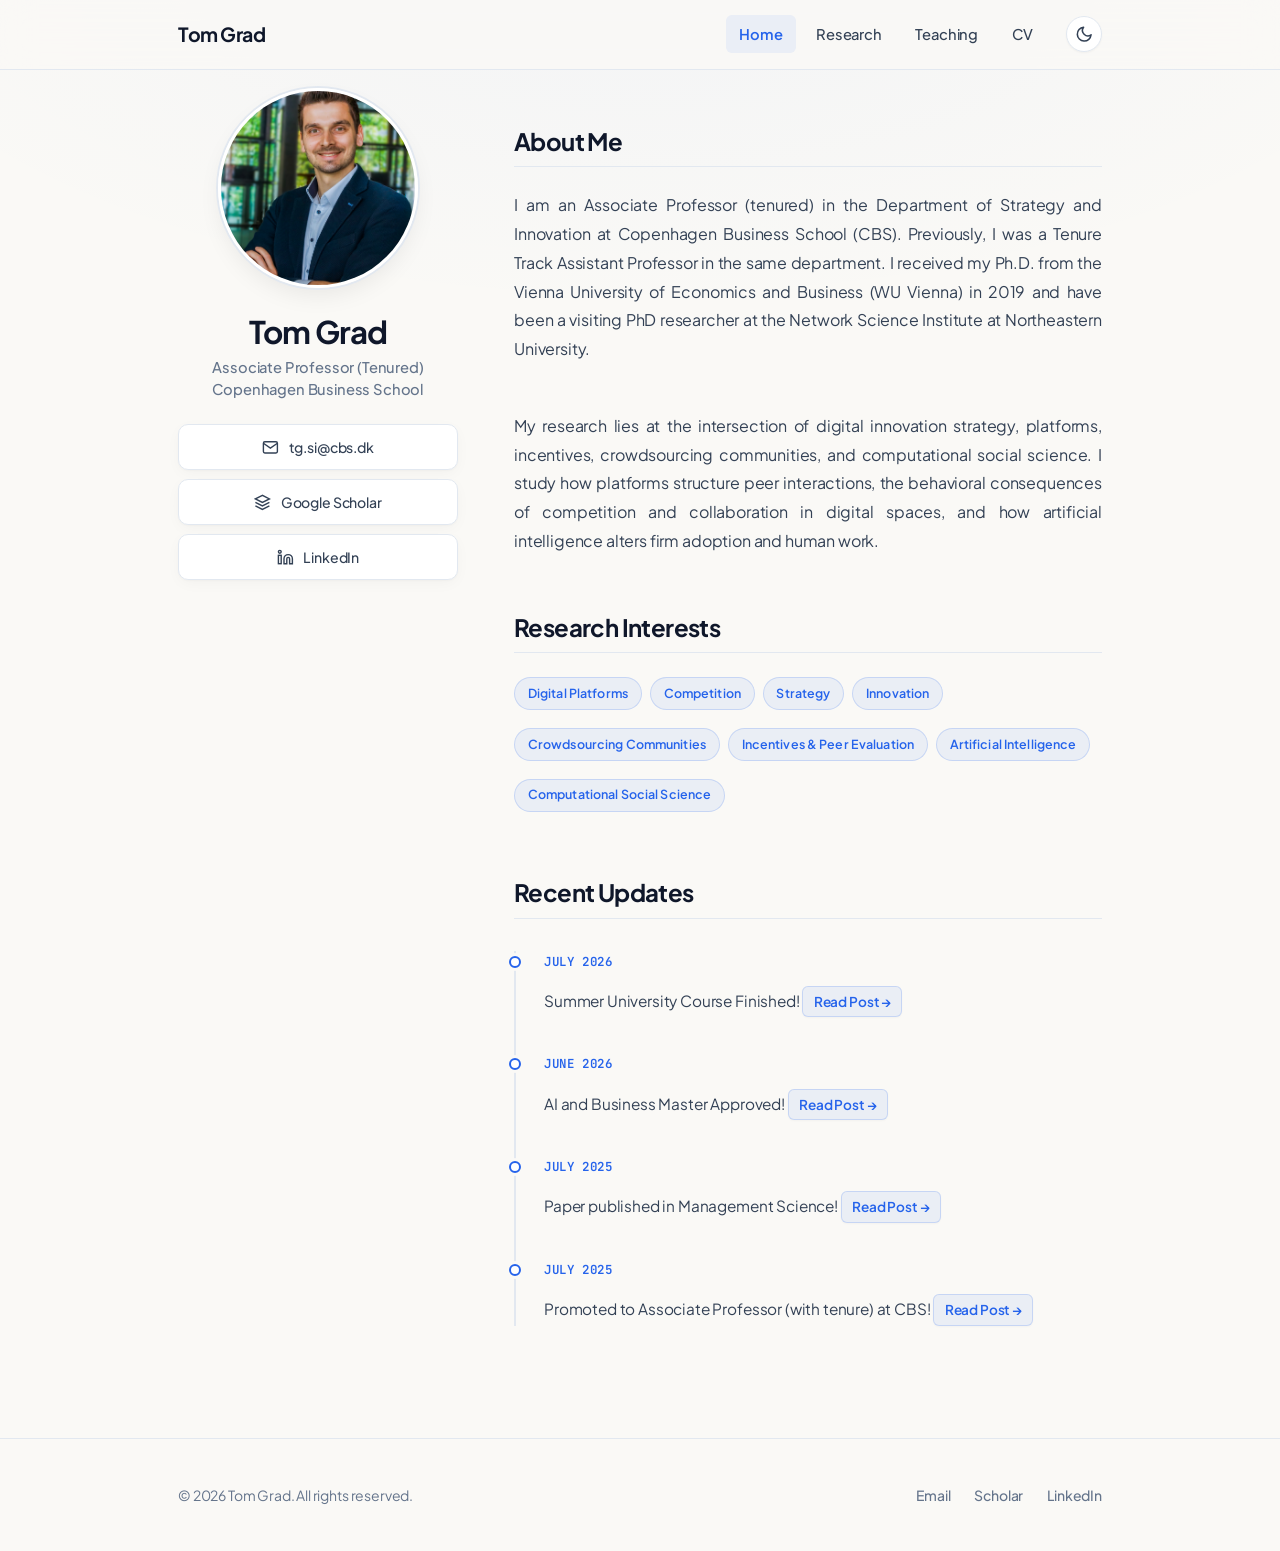
<file: index.html>
<!DOCTYPE html>
<html lang="en">
<head>
    <meta charset="UTF-8">
    <meta name="viewport" content="width=device-width, initial-scale=1.0">
    
    <script async src="https://www.googletagmanager.com/gtag/js?id=UA-118998741-1"></script>
    
    <script>
    window.dataLayer = window.dataLayer || [];
    function gtag(){dataLayer.push(arguments);}
    gtag('js', new Date());
    gtag('config', 'UA-118998741-1');
    </script>
    
    <title>Tom Grad | Associate Professor at Copenhagen Business School</title>
    <meta name="description" content="Academic website of Tom Grad, Associate Professor of Strategy and Innovation at Copenhagen Business School. Researching digital innovation strategy, platforms, and computational social science.">
    <link rel="stylesheet" href="css/modern.css">
</head>
<body>
    <!-- Header -->
    <header>
        <div class="container header-container">
            <a href="index.html" class="logo-link">
                <span class="logo-text">Tom Grad</span>
            </a>
            <div class="nav-controls">
                <nav>
                    <a href="index.html" class="nav-link active">Home</a>
                    <a href="research.html" class="nav-link">Research</a>
                    <a href="teaching.html" class="nav-link">Teaching</a>
                    <a href="cv.html" class="nav-link">CV</a>
                </nav>
                <button id="theme-toggle" class="theme-toggle-btn" aria-label="Toggle dark mode">
                    <!-- Icon loaded by JS -->
                </button>
            </div>
        </div>
    </header>

    <!-- Main Content -->
    <main class="container fade-in">
        <div class="profile-section">
            <!-- Left Sidebar -->
            <aside class="profile-sidebar">
                <div class="avatar-wrapper">
                    <img src="Images/tom_grad.jpg" alt="Tom Grad Headshot" class="avatar-img">
                </div>
                <h1 class="profile-name">Tom Grad</h1>
                <p class="profile-title">Associate Professor (Tenured)<br>Copenhagen Business School</p>
                
                <ul class="contact-list">
                    <li class="contact-item">
                        <a href="mailto:tg.si@cbs.dk">
                            <svg viewBox="0 0 24 24"><path d="M4 4h16c1.1 0 2 .9 2 2v12c0 1.1-.9 2-2 2H4c-1.1 0-2-.9-2-2V6c0-1.1.9-2 2-2z"></path><polyline points="22,6 12,13 2,6"></polyline></svg>
                            tg.si@cbs.dk
                        </a>
                    </li>
                    <li class="contact-item">
                        <a href="https://scholar.google.de/citations?user=Qfl6yzkAAAAJ&hl=en" target="_blank" rel="noopener">
                            <svg viewBox="0 0 24 24"><path d="M12 2L2 7l10 5 10-5-10-5z"></path><path d="M2 17l10 5 10-5"></path><path d="M2 12l10 5 10-5"></path></svg>
                            Google Scholar
                        </a>
                    </li>
                    <li class="contact-item">
                        <a href="https://www.linkedin.com/in/tom-grad/" target="_blank" rel="noopener">
                            <svg viewBox="0 0 24 24"><path d="M16 8a6 6 0 0 1 6 6v7h-4v-7a2 2 0 0 0-2-2 2 2 0 0 0-2 2v7h-4v-7a6 6 0 0 1 6-6z"></path><rect x="2" y="9" width="4" height="12"></rect><circle cx="4" cy="4" r="2"></circle></svg>
                            LinkedIn
                        </a>
                    </li>
                </ul>
            </aside>

            <!-- Right Main Profile -->
            <section class="profile-main">
                <h2>About Me</h2>
                <p style="font-size: 1.0rem; color: var(--text-secondary); margin-bottom: 3rem; max-width: 900px; line-height: 1.8; text-align: justify;">
                    I am an Associate Professor (tenured) in the Department of Strategy and Innovation at Copenhagen Business School (CBS). 
                    Previously, I was a Tenure Track Assistant Professor in the same department. I received my Ph.D. from the Vienna University of Economics and Business (WU Vienna) in 2019 and have been a visiting PhD researcher at the Network Science Institute at Northeastern University.
                </p>
                <p style="font-size: 1.0rem; color: var(--text-secondary); margin-bottom: 3rem; max-width: 900px; line-height: 1.8; text-align: justify;">
                    My research lies at the intersection of digital innovation strategy, platforms, incentives, crowdsourcing communities, and computational social science. 
                    I study how platforms structure peer interactions, the behavioral consequences of competition and collaboration in digital spaces, and how artificial intelligence alters firm adoption and human work.
                </p>

                <h2>Research Interests</h2>
                <div style="display: flex; flex-wrap: wrap; gap: 0.5rem; margin-bottom: 2rem;">
                    <span class="pub-tag">Digital Platforms</span>
                    <span class="pub-tag">Competition</span>
                    <span class="pub-tag">Strategy</span>
                    <span class="pub-tag">Innovation</span>
                    <span class="pub-tag">Crowdsourcing Communities</span>
                    <span class="pub-tag">Incentives & Peer Evaluation</span>
                    <span class="pub-tag">Artificial Intelligence</span>
                    <span class="pub-tag">Computational Social Science</span>
                </div>

                
                <h2>Recent Updates</h2>
                <div class="timeline">
                    
                    <div class="timeline-item">
                        <div class="timeline-date">July 2026</div>
                        <div class="timeline-content">
                            Summer University Course Finished! 
                            <a href="blog/SummerUniversity2026.html" class="pub-link-btn" style="margin-top: 0.5rem; display: inline-flex;">Read Post →</a>
                        </div>
                    </div>
                    
                    <div class="timeline-item">
                        <div class="timeline-date">June 2026</div>
                        <div class="timeline-content">
                            AI and Business Master Approved! 
                            <a href="blog/AIMaster.html" class="pub-link-btn" style="margin-top: 0.5rem; display: inline-flex;">Read Post →</a>
                        </div>
                    </div>
                    
                    
                    <div class="timeline-item">
                        <div class="timeline-date">July 2025</div>
                        <div class="timeline-content">
                            Paper published in Management Science! 
                            <a href="blog/RivalryPaper.html" class="pub-link-btn" style="margin-top: 0.5rem; display: inline-flex;">Read Post →</a>
                        </div>
                    </div>
                    
                    <div class="timeline-item">
                        <div class="timeline-date">July 2025</div>
                        <div class="timeline-content">
                            Promoted to Associate Professor (with tenure) at CBS! 
                            <a href="blog/Promotion.html" class="pub-link-btn" style="margin-top: 0.5rem; display: inline-flex;">Read Post →</a>
                        </div>
                    </div>
                    
                </div>
                
                
            </section>
        </div>
    </main>

    <!-- Footer -->
    <footer>
        <div class="container footer-container">
            <div>
                © 2026 Tom Grad. All rights reserved.
            </div>
            <div class="footer-links">
                <a href="mailto:tg.si@cbs.dk" class="footer-link">Email</a>
                <a href="https://scholar.google.de/citations?user=Qfl6yzkAAAAJ&hl=en" target="_blank" rel="noopener" class="footer-link">Scholar</a>
                <a href="https://www.linkedin.com/in/tom-grad/" target="_blank" rel="noopener" class="footer-link">LinkedIn</a>
            </div>
        </div>
    </footer>

    <script src="js/main.js"></script>
</body>
</html>
</file>
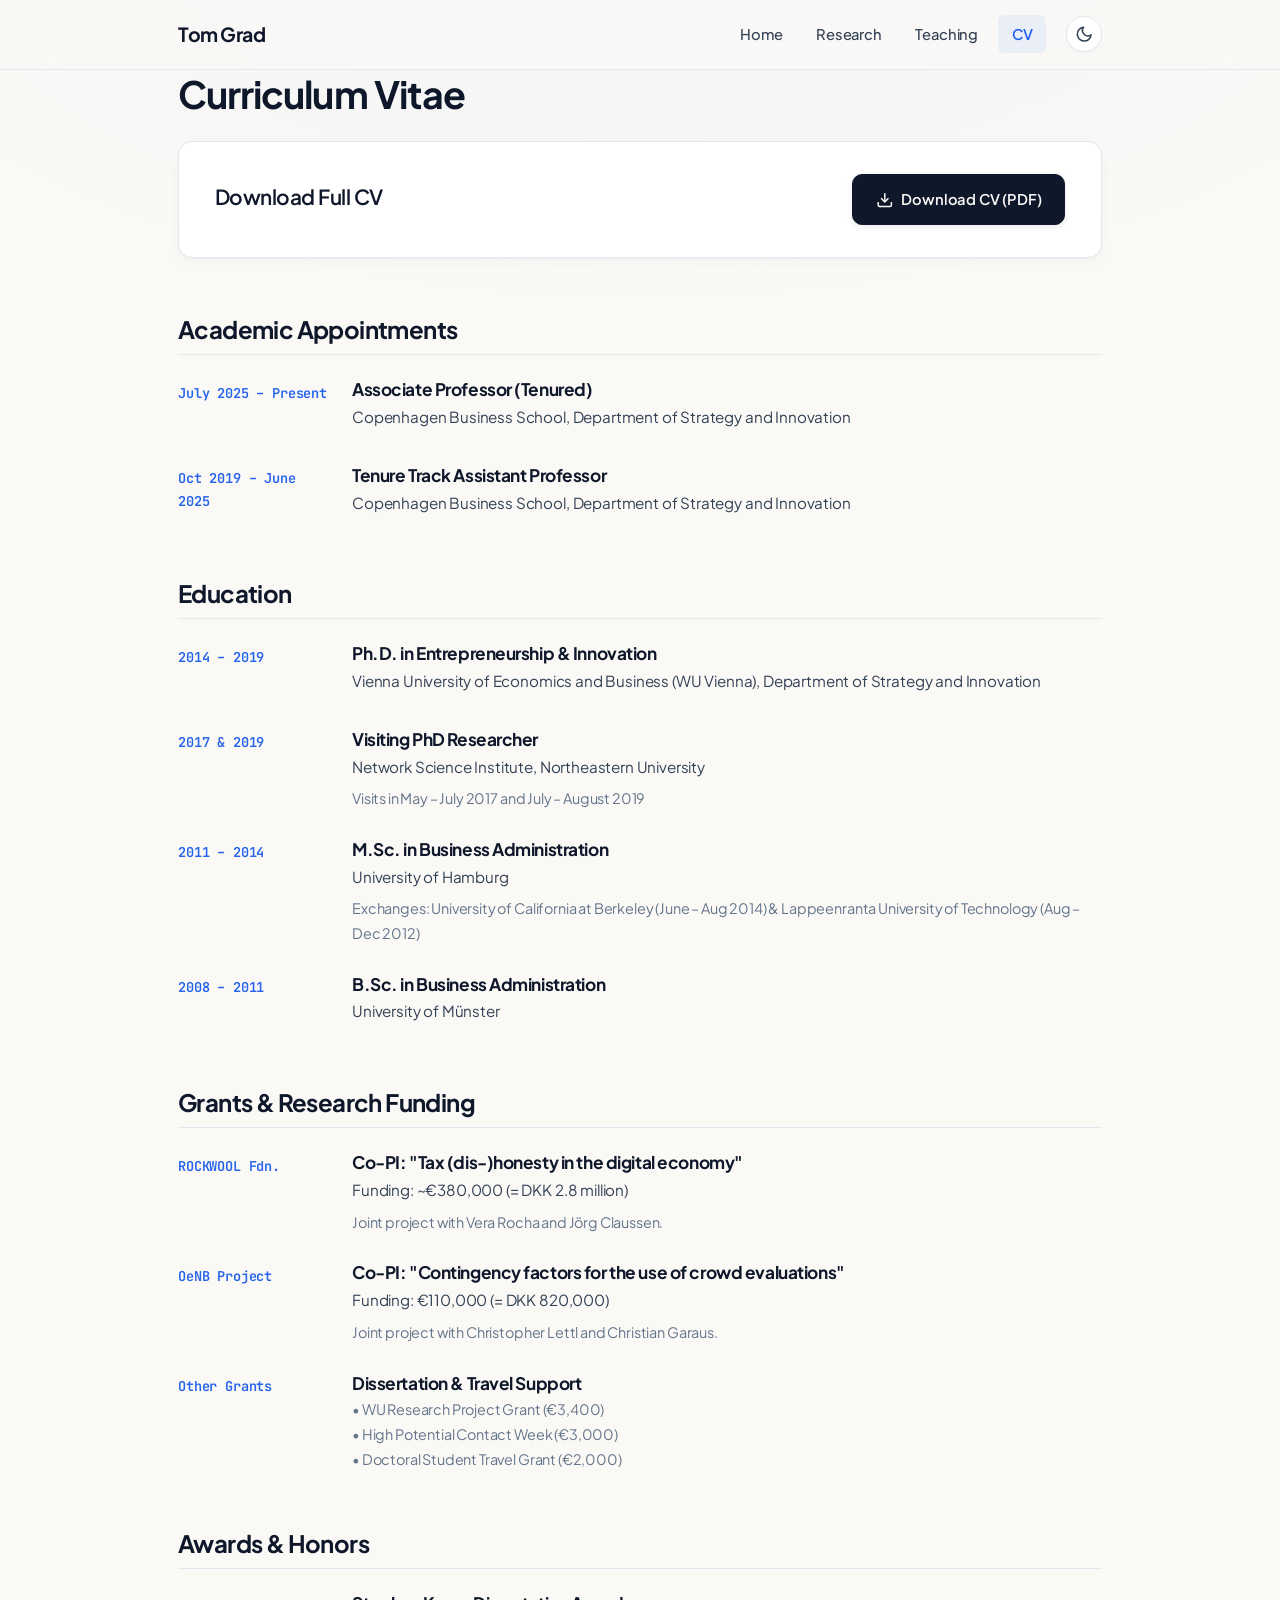
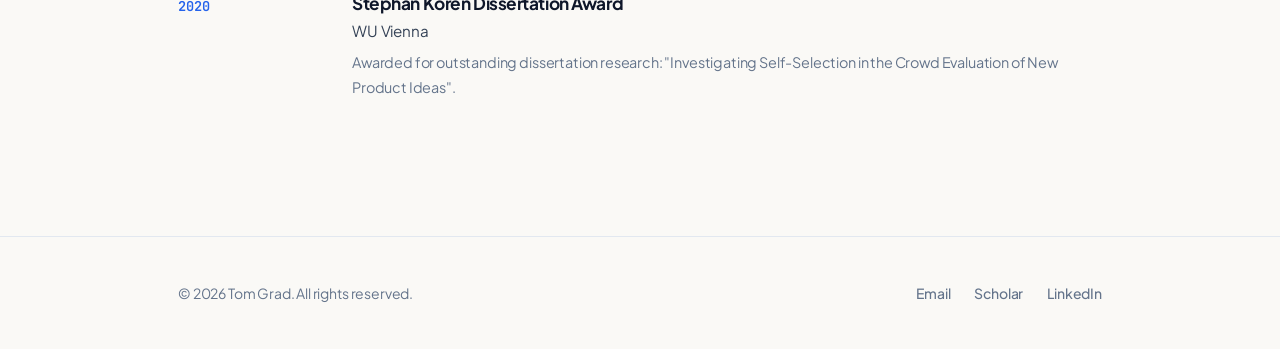
<file: cv.html>
<!DOCTYPE html>
<html lang="en">
<head>
    <meta charset="UTF-8">
    <meta name="viewport" content="width=device-width, initial-scale=1.0">

    <script async src="https://www.googletagmanager.com/gtag/js?id=UA-118998741-1"></script>
    
    <script>
    window.dataLayer = window.dataLayer || [];
    function gtag(){dataLayer.push(arguments);}
    gtag('js', new Date());
    gtag('config', 'UA-118998741-1');
    </script>
    
    <title>Curriculum Vitae | Tom Grad</title>
    <meta name="description" content="Academic Curriculum Vitae of Tom Grad. Research positions, education history, grants, awards, and academic services.">
    <link rel="stylesheet" href="css/modern.css">
</head>
<body>
    <!-- Header -->
    <header>
        <div class="container header-container">
            <a href="index.html" class="logo-link">
                <span class="logo-text">Tom Grad</span>
            </a>
            <div class="nav-controls">
                <nav>
                    <a href="index.html" class="nav-link">Home</a>
                    <a href="research.html" class="nav-link">Research</a>
                    <a href="teaching.html" class="nav-link">Teaching</a>
                    <a href="cv.html" class="nav-link active">CV</a>
                </nav>
                <button id="theme-toggle" class="theme-toggle-btn" aria-label="Toggle dark mode">
                    <!-- Icon loaded by JS -->
                </button>
            </div>
        </div>
    </header>

    <!-- Main Content -->
    <main class="container fade-in">
        <h1>Curriculum Vitae</h1>
        
        <!-- CV Download Action -->
        <div class="cv-download-section">
            <div class="cv-download-text">
                <h3>Download Full CV</h3>
            </div>
            <div>
                <a href="Docs/CV.pdf" class="btn-primary" download>
                    <svg viewBox="0 0 24 24"><path d="M21 15v4a2 2 0 0 1-2 2H5a2 2 0 0 1-2-2v-4"></path><polyline points="7 10 12 15 17 10"></polyline><line x1="12" y1="15" x2="12" y2="3"></line></svg>
                    Download CV (PDF)
                </a>
            </div>
        </div>

        <!-- Section: Appointments -->
        <section class="cv-section">
            <h2>Academic Appointments</h2>
            <ul class="cv-list">
                <li class="cv-item">
                    <div class="cv-date">July 2025 – Present</div>
                    <div class="cv-detail">
                        <h4>Associate Professor (Tenured)</h4>
                        <div class="cv-institution">Copenhagen Business School, Department of Strategy and Innovation</div>
                    </div>
                </li>
                <li class="cv-item">
                    <div class="cv-date">Oct 2019 – June 2025</div>
                    <div class="cv-detail">
                        <h4>Tenure Track Assistant Professor</h4>
                        <div class="cv-institution">Copenhagen Business School, Department of Strategy and Innovation</div>
                    </div>
                </li>
            </ul>
        </section>

        <!-- Section: Education -->
        <section class="cv-section">
            <h2>Education</h2>
            <ul class="cv-list">
                <li class="cv-item">
                    <div class="cv-date">2014 – 2019</div>
                    <div class="cv-detail">
                        <h4>Ph.D. in Entrepreneurship & Innovation</h4>
                        <div class="cv-institution">Vienna University of Economics and Business (WU Vienna), Department of Strategy and Innovation</div>
                    </div>
                </li>
                <li class="cv-item">
                    <div class="cv-date">2017 & 2019</div>
                    <div class="cv-detail">
                        <h4>Visiting PhD Researcher</h4>
                        <div class="cv-institution">Network Science Institute, Northeastern University</div>
                        <div class="cv-desc">Visits in May – July 2017 and July – August 2019</div>
                    </div>
                </li>
                <li class="cv-item">
                    <div class="cv-date">2011 – 2014</div>
                    <div class="cv-detail">
                        <h4>M.Sc. in Business Administration</h4>
                        <div class="cv-institution">University of Hamburg</div>
                        <div class="cv-desc">Exchanges: University of California at Berkeley (June – Aug 2014) & Lappeenranta University of Technology (Aug – Dec 2012)</div>
                    </div>
                </li>
                <li class="cv-item">
                    <div class="cv-date">2008 – 2011</div>
                    <div class="cv-detail">
                        <h4>B.Sc. in Business Administration</h4>
                        <div class="cv-institution">University of Münster</div>
                    </div>
                </li>
            </ul>
        </section>

        <!-- Section: Grants & Funding -->
        <section class="cv-section">
            <h2>Grants & Research Funding</h2>
            <ul class="cv-list">
                <li class="cv-item">
                    <div class="cv-date">ROCKWOOL Fdn.</div>
                    <div class="cv-detail">
                        <h4>Co-PI: "Tax (dis-)honesty in the digital economy"</h4>
                        <div class="cv-institution">Funding: ~€380,000 (= DKK 2.8 million)</div>
                        <div class="cv-desc">Joint project with Vera Rocha and Jörg Claussen.</div>
                    </div>
                </li>
                <li class="cv-item">
                    <div class="cv-date">OeNB Project</div>
                    <div class="cv-detail">
                        <h4>Co-PI: "Contingency factors for the use of crowd evaluations"</h4>
                        <div class="cv-institution">Funding: €110,000 (= DKK 820,000)</div>
                        <div class="cv-desc">Joint project with Christopher Lettl and Christian Garaus.</div>
                    </div>
                </li>
                <li class="cv-item">
                    <div class="cv-date">Other Grants</div>
                    <div class="cv-detail">
                        <h4>Dissertation & Travel Support</h4>
                        <div class="cv-desc">
                            • WU Research Project Grant (€3,400)<br>
                            • High Potential Contact Week (€3,000)<br>
                            • Doctoral Student Travel Grant (€2,000)
                        </div>
                    </div>
                </li>
            </ul>
        </section>

        <!-- Section: Awards -->
        <section class="cv-section">
            <h2>Awards & Honors</h2>
            <ul class="cv-list">
                <li class="cv-item">
                    <div class="cv-date">2020</div>
                    <div class="cv-detail">
                        <h4>Stephan Koren Dissertation Award</h4>
                        <div class="cv-institution">WU Vienna</div>
                        <div class="cv-desc">Awarded for outstanding dissertation research: "Investigating Self-Selection in the Crowd Evaluation of New Product Ideas".</div>
                    </div>
                </li>
            </ul>
        </section>
    </main>

    <!-- Footer -->
    <footer>
        <div class="container footer-container">
            <div>
                © 2026 Tom Grad. All rights reserved.
            </div>
            <div class="footer-links">
                <a href="mailto:tg.si@cbs.dk" class="footer-link">Email</a>
                <a href="https://scholar.google.de/citations?user=Qfl6yzkAAAAJ&hl=en" target="_blank" rel="noopener" class="footer-link">Scholar</a>
                <a href="https://www.linkedin.com/in/tom-grad/" target="_blank" rel="noopener" class="footer-link">LinkedIn</a>
            </div>
        </div>
    </footer>

    <script src="js/main.js"></script>
</body>
</html>
</file>
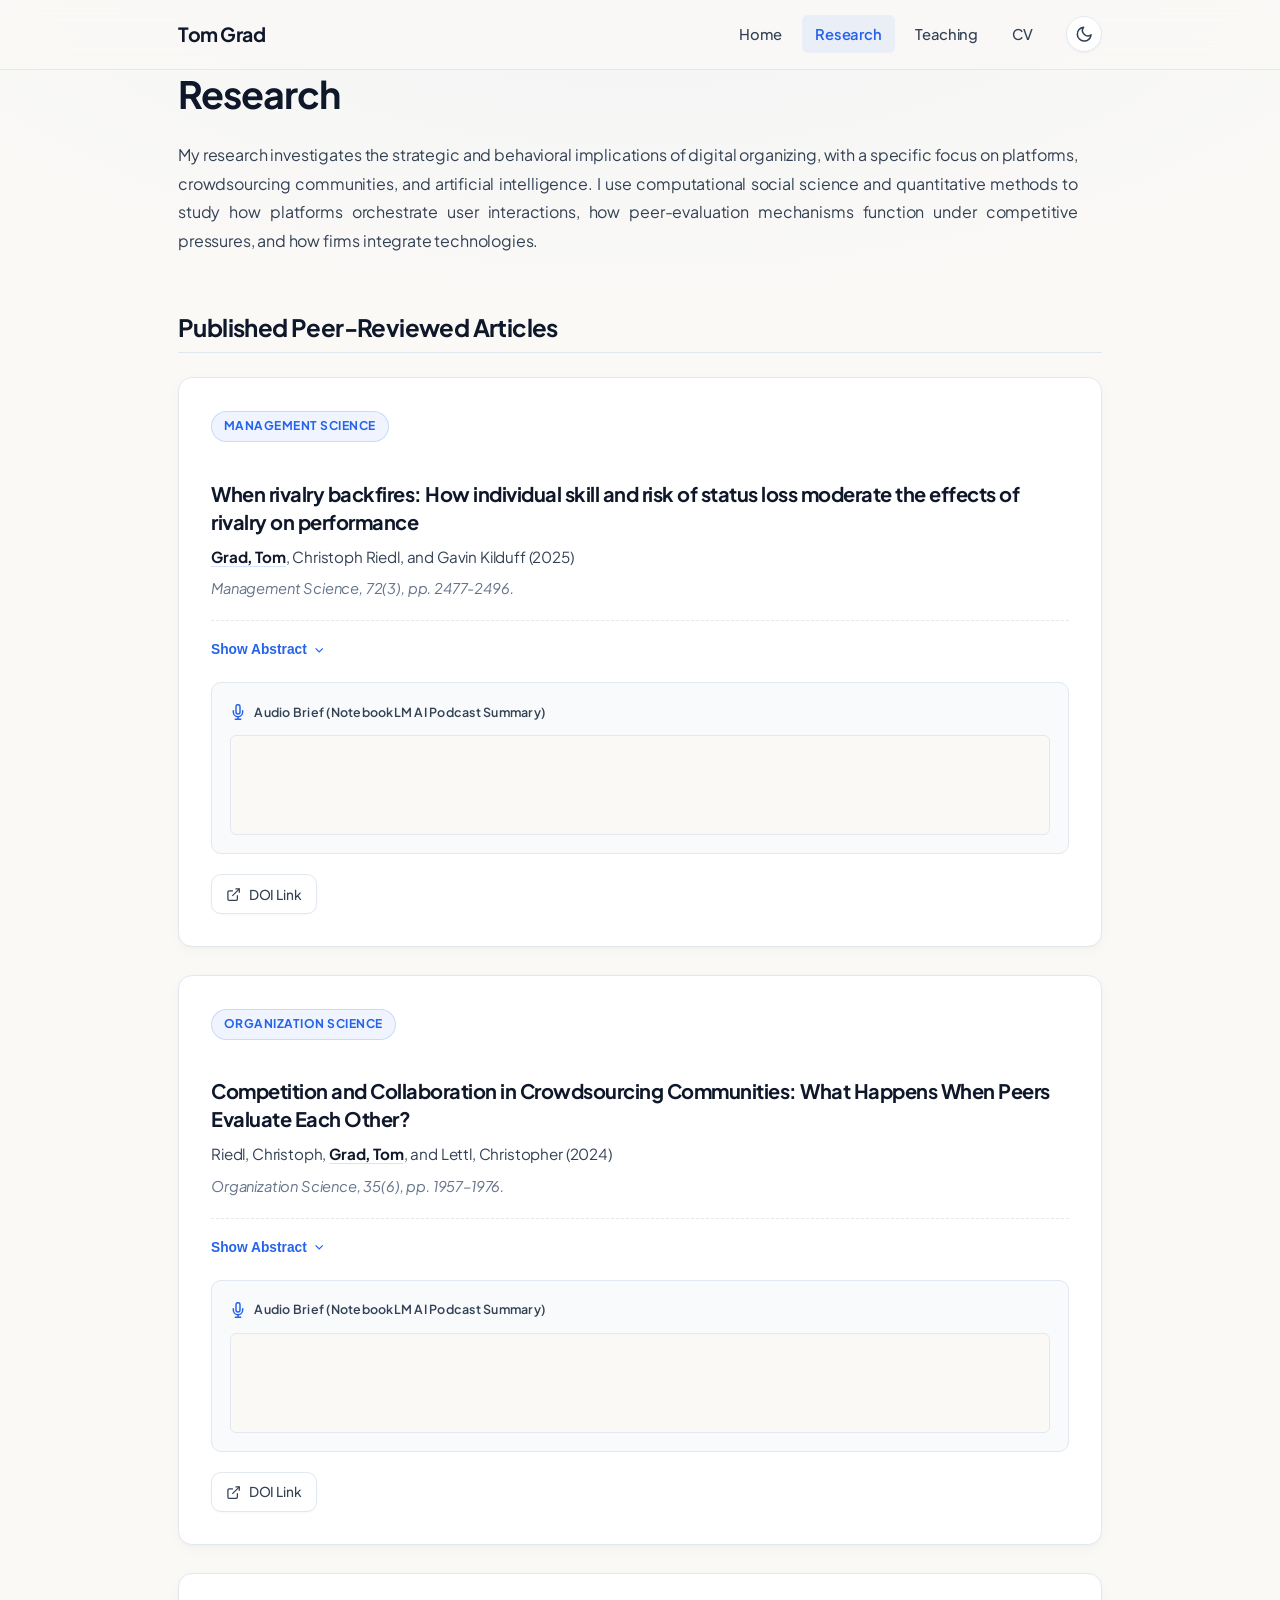
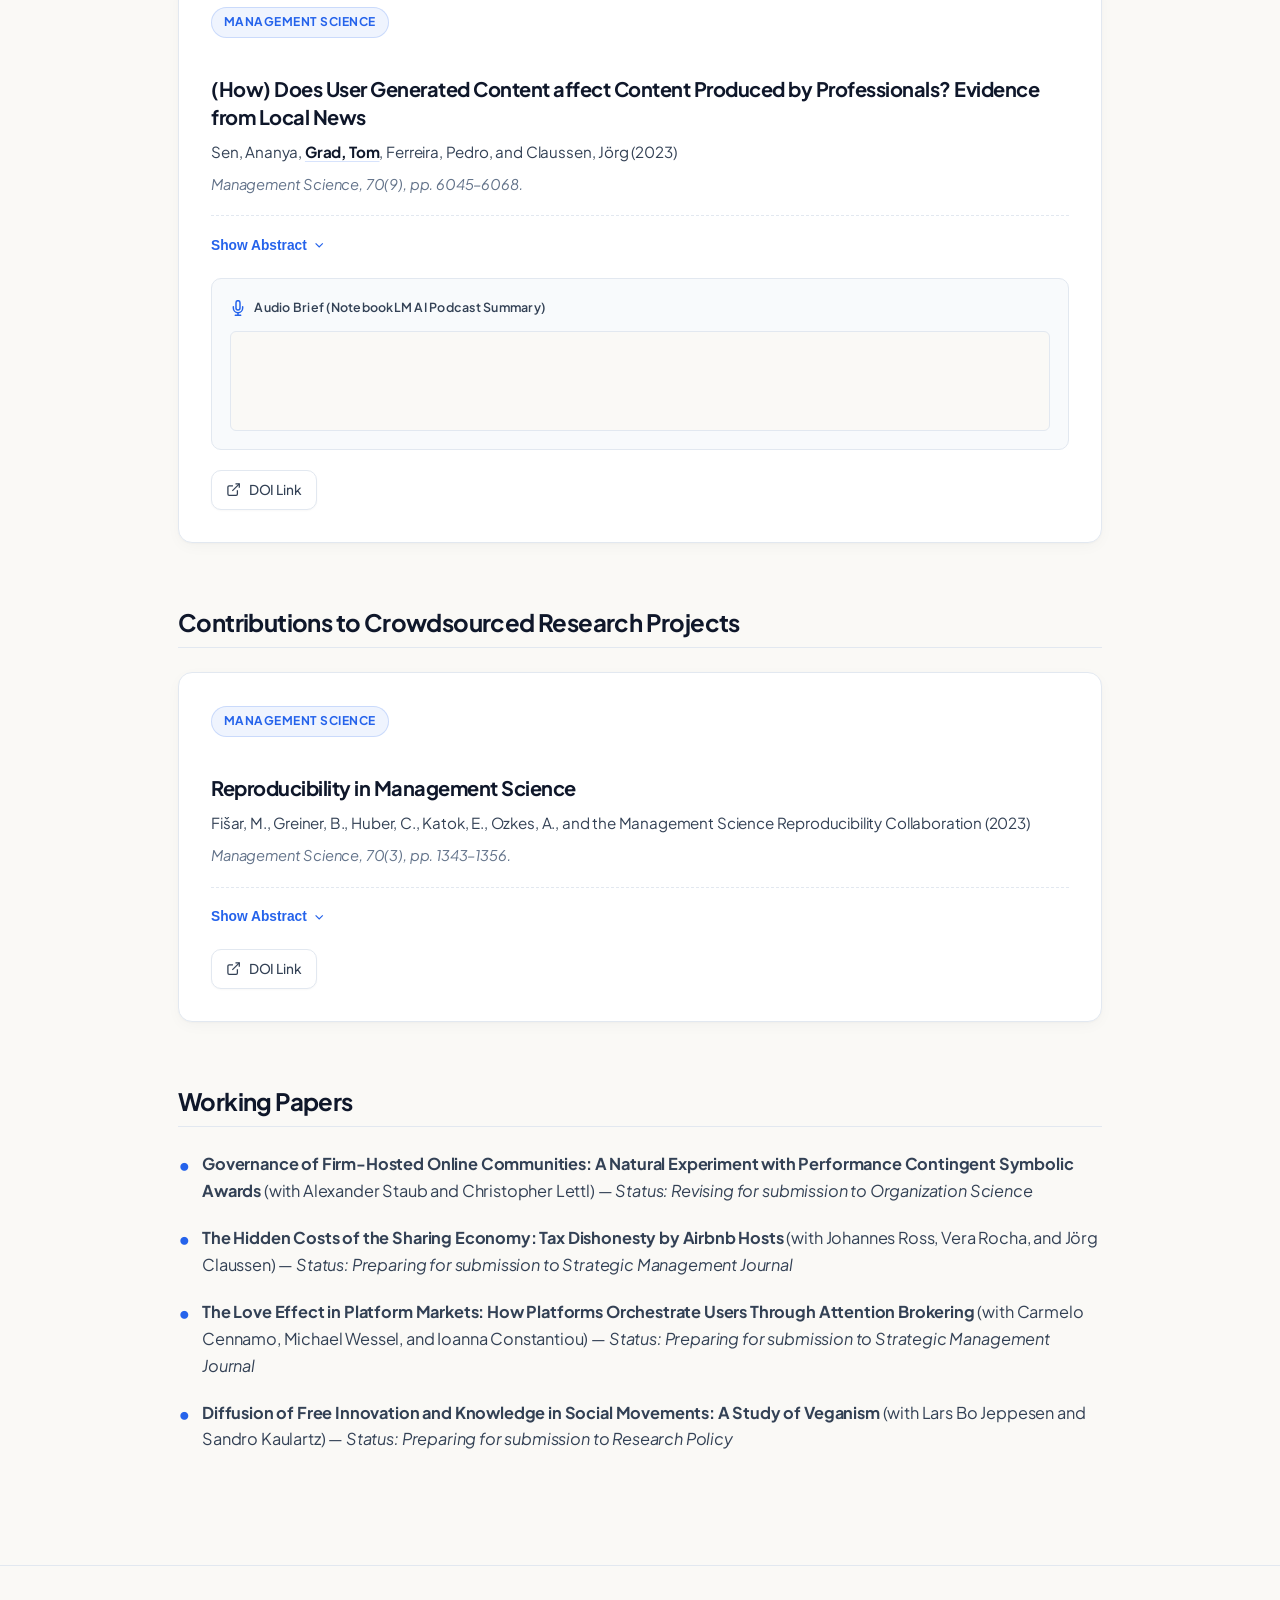
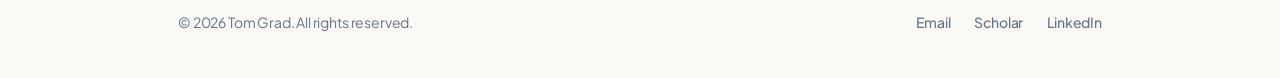
<file: research.html>
<!DOCTYPE html>
<html lang="en">
<head>
    <meta charset="UTF-8">
    <meta name="viewport" content="width=device-width, initial-scale=1.0">

    <script async src="https://www.googletagmanager.com/gtag/js?id=UA-118998741-1"></script>
    
    <script>
    window.dataLayer = window.dataLayer || [];
    function gtag(){dataLayer.push(arguments);}
    gtag('js', new Date());
    gtag('config', 'UA-118998741-1');
    </script>
    
    <title>Research | Tom Grad</title>
    <meta name="description" content="Published articles and working papers of Tom Grad on platform strategy, digital innovation, and peer evaluation.">
    <link rel="stylesheet" href="css/modern.css">
</head>
<body>
    <!-- Header -->
    <header>
        <div class="container header-container">
            <a href="index.html" class="logo-link">
                <span class="logo-text">Tom Grad</span>
            </a>
            <div class="nav-controls">
                <nav>
                    <a href="index.html" class="nav-link">Home</a>
                    <a href="research.html" class="nav-link active">Research</a>
                    <a href="teaching.html" class="nav-link">Teaching</a>
                    <a href="cv.html" class="nav-link">CV</a>
                </nav>
                <button id="theme-toggle" class="theme-toggle-btn" aria-label="Toggle dark mode">
                    <!-- Icon loaded by JS -->
                </button>
            </div>
        </div>
    </header>

    <!-- Main Content -->
    <main class="container fade-in">
        <h1>Research</h1>
        
        <p style="font-size: 1.0rem; color: var(--text-secondary); margin-bottom: 3rem; max-width: 900px; line-height: 1.8; text-align: justify;">
            My research investigates the strategic and behavioral implications of digital organizing, with a specific focus on platforms, crowdsourcing communities, and artificial intelligence. I use computational social science and quantitative methods to study how platforms orchestrate user interactions, how peer-evaluation mechanisms function under competitive pressures, and how firms integrate technologies.
        </p>

        <!-- Section: Peer-Reviewed Publications -->
        <section style="margin-bottom: 4rem;">
            <h2>Published Peer-Reviewed Articles</h2>
            
            <div class="pub-list">
                <!-- Pub 1 -->
                <article class="pub-card">
                    <span class="pub-tag">Management Science</span>
                    <h3 class="pub-title">When rivalry backfires: How individual skill and risk of status loss moderate the effects of rivalry on performance</h3>
                    <p class="pub-authors"><span class="author-self">Grad, Tom</span>, Christoph Riedl, and Gavin Kilduff (2025)</p>
                    <p class="pub-venue">Management Science, 72(3), pp. 2477-2496. </p>
                    
                    <div class="abstract-container">
                        <button class="abstract-toggle" data-target="abs-rivalry" aria-expanded="false">
                            Show Abstract
                            <svg xmlns="http://www.w3.org/2000/svg" viewBox="0 0 24 24"><polyline points="6 9 12 15 18 9"></polyline></svg>
                        </button>
                        <div id="abs-rivalry" class="abstract-text">
                            Existing rivalry research finds that people try harder and perform better when competing against their rivals. However, are there conditions under which rivalry can harm performance? We integrate rivalry theory with regulatory fit theory to propose two moderators of rivalry: individual skill and situational risk for status change. We test our predictions using data from software programming contests involving more than 4.6 million competitive encounters across 16,846 software developers (“coders”) to examine the causal effects of rivalry and the conditions under which it may backfire. We find that, on average, coders who are randomly assigned to compete against a field of competitors with whom they share a rivalrous history exhibit higher performance, above and beyond other established drivers of performance in competition. Importantly, however, this positive effect of rivalry is moderated by (1) coders’ skill level, such that rivalry is more beneficial for more skilled coders and is harmful for less skilled coders, and (2) coders’ risk of experiencing a status change, such that coders who face a possible status loss exhibit decreased performance when competing against rivals. Thus, we extend research on rivalry by revealing the conditions under which it can harm performance, which is vital to understanding its role in organizations.
                        </div>
                    </div>

                    <div class="audio-brief-card">
                        <div class="audio-brief-header">
                            <svg class="audio-brief-icon" viewBox="0 0 24 24"><path d="M12 1a3 3 0 0 0-3 3v8a3 3 0 0 0 6 0V4a3 3 0 0 0-3-3z"></path><path d="M19 10v2a7 7 0 0 1-14 0v-2"></path><line x1="12" y1="19" x2="12" y2="23"></line><line x1="8" y1="23" x2="16" y2="23"></line></svg>
                            <span>Audio Brief (NotebookLM AI Podcast Summary)</span>
                        </div>
                        <div class="audio-brief-player">
                            <iframe width="100%" height="100" scrolling="no" frameborder="no" allow="autoplay; encrypted-media" src="https://w.soundcloud.com/player/?url=https%3A//api.soundcloud.com/tracks/soundcloud%253Atracks%253A2356206203&color=%23ff5500&auto_play=false&hide_related=false&show_comments=true&show_user=true&show_reposts=false&show_teaser=true&visual=true"></iframe>
                        </div>
                    </div>

                    <div class="pub-links">
                        <a href="https://doi.org/10.1287/mnsc.2023.00344" target="_blank" rel="noopener" class="pub-link-btn">
                            <svg viewBox="0 0 24 24"><path d="M18 13v6a2 2 0 0 1-2 2H5a2 2 0 0 1-2-2V8a2 2 0 0 1 2-2h6"></path><polyline points="15 3 21 3 21 9"></polyline><line x1="10" y1="14" x2="21" y2="3"></line></svg>
                            DOI Link
                        </a>
                    </div>
                        
                    
                </article>

                <!-- Pub 2 -->
                <article class="pub-card">
                    <span class="pub-tag">Organization Science</span>
                    <h3 class="pub-title">Competition and Collaboration in Crowdsourcing Communities: What Happens When Peers Evaluate Each Other?</h3>
                    <p class="pub-authors">Riedl, Christoph, <span class="author-self">Grad, Tom</span>, and Lettl, Christopher (2024)</p>
                    <p class="pub-venue">Organization Science, 35(6), pp. 1957–1976.</p>
                    
                    <div class="abstract-container">
                        <button class="abstract-toggle" data-target="abs-crowd" aria-expanded="false">
                            Show Abstract
                            <svg xmlns="http://www.w3.org/2000/svg" viewBox="0 0 24 24"><polyline points="6 9 12 15 18 9"></polyline></svg>
                        </button>
                        <div id="abs-crowd" class="abstract-text">
                            Crowdsourcing has evolved as an organizational approach to distributed problem solving and innovation. As contests are embedded in online communities and evaluation rights are assigned to the crowd, community members face a tension: They find themselves exposed to both competitive motives to win the contest prize and collaborative participation motives in the community. The competitive motive suggests they may evaluate rivals strategically according to their self-interest, the collaborative motive suggests they may evaluate their peers truthfully according to mutual interest. Using field data from Threadless on 38 million peer evaluations of more than 150,000 submissions across 75,000 individuals over 10 years and two natural experiments to rule out alternative explanations, we answer the question of how community members resolve this tension. We show that as their skill level increases, they become increasingly competitive and shift from using self-promotion to sabotaging their closest competitors. However, we also find signs of collaborative behavior when high-skilled members show leniency toward those community members who do not directly threaten their chance of winning. We explain how the individual-level use of strategic evaluations translates into important organizational-level outcomes by affecting the community structure through individuals’ long-term participation. Although low-skill targets of sabotage are less likely to participate in future contests, high-skill targets are more likely. This suggests a feedback loop between competitive evaluation behavior and future participation. These findings have important implications for the literature on crowdsourcing design, and the evolution and sustainability of crowdsourcing communities.
                        </div>
                    </div>

                    <div class="audio-brief-card">
                        <div class="audio-brief-header">
                            <svg class="audio-brief-icon" viewBox="0 0 24 24"><path d="M12 1a3 3 0 0 0-3 3v8a3 3 0 0 0 6 0V4a3 3 0 0 0-3-3z"></path><path d="M19 10v2a7 7 0 0 1-14 0v-2"></path><line x1="12" y1="19" x2="12" y2="23"></line><line x1="8" y1="23" x2="16" y2="23"></line></svg>
                            <span>Audio Brief (NotebookLM AI Podcast Summary)</span>
                        </div>
                        <div class="audio-brief-player">
                            <iframe width="100%" height="100" scrolling="no" frameborder="no" allow="autoplay; encrypted-media" src="https://w.soundcloud.com/player/?url=https%3A//api.soundcloud.com/tracks/soundcloud%253Atracks%253A2356207934&color=%23ff5500&auto_play=false&hide_related=false&show_comments=true&show_user=true&show_reposts=false&show_teaser=true&visual=true"></iframe>
                        </div>
                    </div>

                    <div class="pub-links">
                        <a href="https://doi.org/10.1287/orsc.2021.15163" target="_blank" rel="noopener" class="pub-link-btn">
                            <svg viewBox="0 0 24 24"><path d="M18 13v6a2 2 0 0 1-2 2H5a2 2 0 0 1-2-2V8a2 2 0 0 1 2-2h6"></path><polyline points="15 3 21 3 21 9"></polyline><line x1="10" y1="14" x2="21" y2="3"></line></svg>
                            DOI Link
                        </a>
                    </div>
                </article>

                <!-- Pub 3 -->
                <article class="pub-card">
                    <span class="pub-tag">Management Science</span>
                    <h3 class="pub-title">(How) Does User Generated Content affect Content Produced by Professionals? Evidence from Local News</h3>
                    <p class="pub-authors">Sen, Ananya, <span class="author-self">Grad, Tom</span>, Ferreira, Pedro, and Claussen, Jörg (2023)</p>
                    <p class="pub-venue">Management Science, 70(9), pp. 6045–6068.</p>
                    
                    <div class="abstract-container">
                        <button class="abstract-toggle" data-target="abs-ugc" aria-expanded="false">
                            Show Abstract
                            <svg xmlns="http://www.w3.org/2000/svg" viewBox="0 0 24 24"><polyline points="6 9 12 15 18 9"></polyline></svg>
                        </button>
                        <div id="abs-ugc" class="abstract-text">
                            Many platforms host user-generated content (UGC) and content developed by professionals side by side. However, thus far, their impact on platform ecosystems has been mostly studied in isolation. In this paper, we use data from a network of 122 local news outlets hosted by an online news platform to study the spillover effects from UGC developed by citizen journalists to the content developed by professional journalists. We use the removal of a status index associated with citizen journalists as an exogenous shock to their supply of UGC to identify these spillover effects. We find that experienced citizen journalists reduce their production of content when this status index is removed. We then find that inexperienced professional journalists increase their output in response to this behavior. However, as a result of these changes, we find a reduction in the overall content hosted by the platform, especially in the case of local news and in more isolated regions. We further show that this is likely to have detrimental effects for the platform. In particular, there is a decline in overall viewership, and the platform may need to hire and pay salaries to more professional journalists to produce enough articles to close the gap left by the departing citizen journalists. Our work contributes to the literature on UGC and online platforms and to the literature on local news.
                        </div>
                    </div>

                    <div class="audio-brief-card">
                        <div class="audio-brief-header">
                            <svg class="audio-brief-icon" viewBox="0 0 24 24"><path d="M12 1a3 3 0 0 0-3 3v8a3 3 0 0 0 6 0V4a3 3 0 0 0-3-3z"></path><path d="M19 10v2a7 7 0 0 1-14 0v-2"></path><line x1="12" y1="19" x2="12" y2="23"></line><line x1="8" y1="23" x2="16" y2="23"></line></svg>
                            <span>Audio Brief (NotebookLM AI Podcast Summary)</span>
                        </div>
                        <div class="audio-brief-player">
                            <iframe width="100%" height="100" scrolling="no" frameborder="no" allow="autoplay; encrypted-media" src="https://w.soundcloud.com/player/?url=https%3A//api.soundcloud.com/tracks/soundcloud%253Atracks%253A2356210130&color=%23ff5500&auto_play=false&hide_related=false&show_comments=true&show_user=true&show_reposts=false&show_teaser=true&visual=true"></iframe>
                        </div>
                    </div>

                    <div class="pub-links">
                        <a href="https://doi.org/10.1287/mnsc.2023.4962" target="_blank" rel="noopener" class="pub-link-btn">
                            <svg viewBox="0 0 24 24"><path d="M18 13v6a2 2 0 0 1-2 2H5a2 2 0 0 1-2-2V8a2 2 0 0 1 2-2h6"></path><polyline points="15 3 21 3 21 9"></polyline><line x1="10" y1="14" x2="21" y2="3"></line></svg>
                            DOI Link
                        </a>
                    </div>
                </article>
            </div>
        </section>



        <!-- Section: Contributions to Crowdsourced Research Projects -->
        <section style="margin-bottom: 4rem;">
            <h2>Contributions to Crowdsourced Research Projects</h2>
            
            <div class="pub-list">
                <article class="pub-card">
                    <span class="pub-tag">Management Science</span>
                    <h3 class="pub-title">Reproducibility in Management Science</h3>
                    <p class="pub-authors">Fišar, M., Greiner, B., Huber, C., Katok, E., Ozkes, A., and the Management Science Reproducibility Collaboration (2023)</p>
                    <p class="pub-venue">Management Science, 70(3), pp. 1343–1356.</p>
                    
                    <div class="abstract-container">
                        <button class="abstract-toggle" data-target="abs-reprod" aria-expanded="false">
                            Show Abstract
                            <svg xmlns="http://www.w3.org/2000/svg" viewBox="0 0 24 24"><polyline points="6 9 12 15 18 9"></polyline></svg>
                        </button>
                        <div id="abs-reprod" class="abstract-text">
                            With the help of more than 700 reviewers, we assess the reproducibility of nearly 500 articles published in the journal Management Science before and after the introduction of a new Data and Code Disclosure policy in 2019. When considering only articles for which data accessibility and hardware and software requirements were not an obstacle for reviewers, the results of more than 95% of articles under the new disclosure policy could be fully or largely computationally reproduced. However, for 29% of articles, at least part of the data set was not accessible to the reviewer. Considering all articles in our sample reduces the share of reproduced articles to 68%. These figures represent a significant increase compared with the period before the introduction of the disclosure policy, where only 12% of articles voluntarily provided replication materials, of which 55% could be (largely) reproduced. Substantial heterogeneity in reproducibility rates across different fields is mainly driven by differences in data set accessibility. Other reasons for unsuccessful reproduction attempts include missing code, unresolvable code errors, weak or missing documentation, and software and hardware requirements and code complexity. Our findings highlight the importance of journal code and data disclosure policies and suggest potential avenues for enhancing their effectiveness.
                        </div>
                    </div>

                    <div class="pub-links">
                        <a href="https://doi.org/10.1287/mnsc.2023.03556" target="_blank" rel="noopener" class="pub-link-btn">
                            <svg viewBox="0 0 24 24"><path d="M18 13v6a2 2 0 0 1-2 2H5a2 2 0 0 1-2-2V8a2 2 0 0 1 2-2h6"></path><polyline points="15 3 21 3 21 9"></polyline><line x1="10" y1="14" x2="21" y2="3"></line></svg>
                            DOI Link
                        </a>
                        
                    </div>
                </article>
            </div>
        </section>


        <!-- Section: Working Papers -->
        <section style="margin-bottom: 2rem;">
            <h2>Working Papers</h2>
            <ul class="research-list">
                <li class="research-list-item">
                    <strong>Governance of Firm-Hosted Online Communities: A Natural Experiment with Performance Contingent Symbolic Awards</strong> (with Alexander Staub and Christopher Lettl) &mdash; <em>Status: Revising for submission to Organization Science </em>
                </li>
                <li class="research-list-item">
                    <strong>The Hidden Costs of the Sharing Economy: Tax Dishonesty by Airbnb Hosts</strong> (with Johannes Ross, Vera Rocha, and Jörg Claussen) &mdash; <em>Status: Preparing for submission to Strategic Management Journal</em>
                </li>
                <li class="research-list-item">
                    <strong>The Love Effect in Platform Markets: How Platforms Orchestrate Users Through Attention Brokering</strong> (with Carmelo Cennamo, Michael Wessel, and Ioanna Constantiou) &mdash; <em>Status: Preparing for submission to Strategic Management Journal</em>
                </li>
                <li class="research-list-item">
                    <strong>Diffusion of Free Innovation and Knowledge in Social Movements: A Study of Veganism</strong> (with Lars Bo Jeppesen and Sandro Kaulartz) &mdash; <em>Status: Preparing for submission to Research Policy</em>
                </li>
            </ul>
        </section>

    </main>

    <!-- Footer -->
    <footer>
        <div class="container footer-container">
            <div>
                © 2026 Tom Grad. All rights reserved.
            </div>
            <div class="footer-links">
                <a href="mailto:tg.si@cbs.dk" class="footer-link">Email</a>
                <a href="https://scholar.google.de/citations?user=Qfl6yzkAAAAJ&hl=en" target="_blank" rel="noopener" class="footer-link">Scholar</a>
                <a href="https://www.linkedin.com/in/tom-grad/" target="_blank" rel="noopener" class="footer-link">LinkedIn</a>
            </div>
        </div>
    </footer>

    <script src="js/main.js"></script>
</body>
</html>
</file>
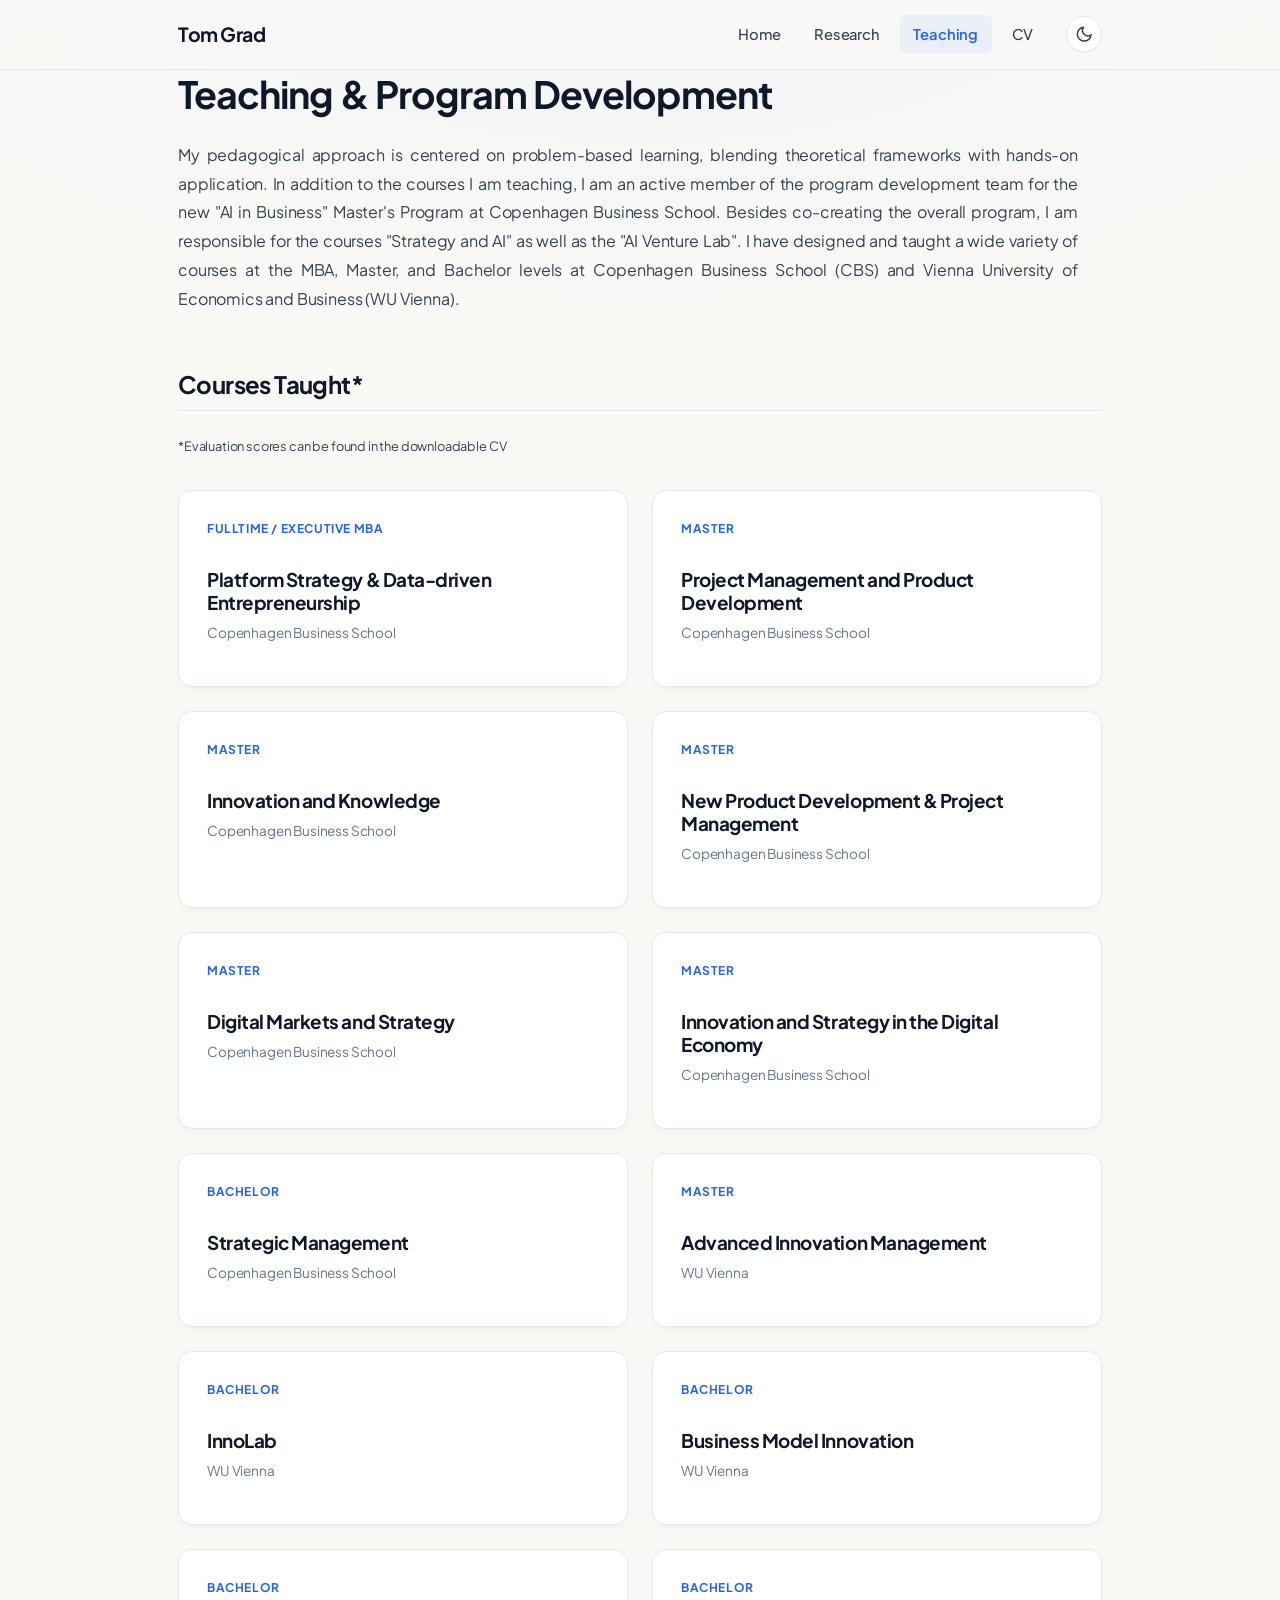
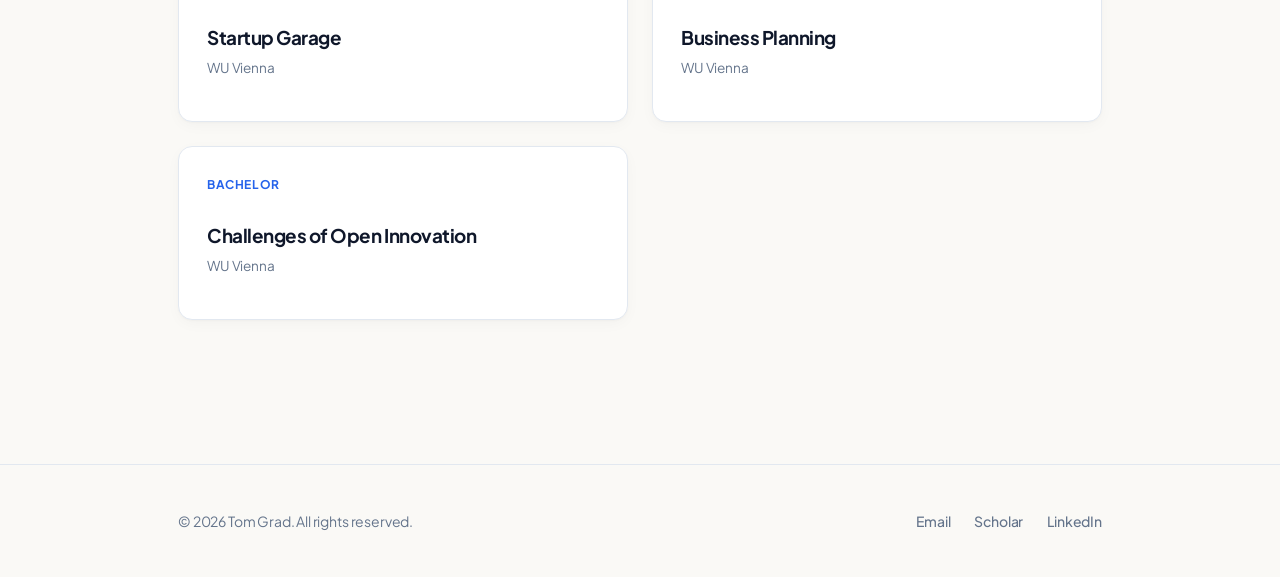
<file: teaching.html>
<!DOCTYPE html>
<html lang="en">
<head>
    <meta charset="UTF-8">
    <meta name="viewport" content="width=device-width, initial-scale=1.0">

    <script async src="https://www.googletagmanager.com/gtag/js?id=UA-118998741-1"></script>
    
    <script>
    window.dataLayer = window.dataLayer || [];
    function gtag(){dataLayer.push(arguments);}
    gtag('js', new Date());
    gtag('config', 'UA-118998741-1');
    </script>
    
    <title>Teaching & Programs | Tom Grad</title>
    <meta name="description" content="Courses taught and curriculum development details of Tom Grad at Copenhagen Business School and WU Vienna.">
    <link rel="stylesheet" href="css/modern.css">
</head>
<body>
    <!-- Header -->
    <header>
        <div class="container header-container">
            <a href="index.html" class="logo-link">
                <span class="logo-text">Tom Grad</span>
            </a>
            <div class="nav-controls">
                <nav>
                    <a href="index.html" class="nav-link">Home</a>
                    <a href="research.html" class="nav-link">Research</a>
                    <a href="teaching.html" class="nav-link active">Teaching</a>
                    <a href="cv.html" class="nav-link">CV</a>
                </nav>
                <button id="theme-toggle" class="theme-toggle-btn" aria-label="Toggle dark mode">
                    <!-- Icon loaded by JS -->
                </button>
            </div>
        </div>
    </header>

    <!-- Main Content -->
    <main class="container fade-in">
        <h1>Teaching & Program Development</h1>
        
        <p style="font-size: 1.0rem; color: var(--text-secondary); margin-bottom: 3rem; max-width: 900px; line-height: 1.8; text-align: justify;">
            My pedagogical approach is centered on problem-based learning, blending  theoretical frameworks with hands-on application. In addition to the courses I am teaching, I am an active member of the program development team for the new "AI in Business" Master's Program at Copenhagen Business School. Besides co-creating the overall program, I am responsible for the courses "Strategy and AI" as well as the "AI Venture Lab". I have designed and taught a wide variety of courses at the MBA, Master, and Bachelor levels at Copenhagen Business School (CBS) and Vienna University of Economics and Business (WU Vienna). 
        </p>

        <!-- Section: Core Courses -->
        <section style="margin-bottom: 4rem;">
            <h2>Courses Taught*</h2> 
            
            <p style="font-size: 0.8rem; color: var(--text-secondary); margin-bottom: 0rem; max-width: 900px; line-height: 1.8; text-align: justify;">
            *Evaluation scores can be found in the downloadable CV
            </p>
            
            <div class="courses-grid" style="margin-top: 2rem;">
                <!-- Course 1 -->
                <div class="course-card">
                    <div class="course-code">Fulltime / Executive MBA</div>
                    <h3 class="course-name">Platform Strategy & Data-driven Entrepreneurship</h3>
                    <div class="course-meta">Copenhagen Business School</div>
                    <!-- <p class="course-desc">This course covers business models for multi-sided digital platforms. Students analyze network effects, pricing strategies, launch tactics, and governance in ecosystems like Airbnb, Apple iOS, and Uber. Includes hands-on projects mapping platform dynamics and analyzing real-world user interaction data.</p> -->
                </div>

                <!-- Course 2 -->
                <div class="course-card">
                    <div class="course-code">Master</div>
                    <h3 class="course-name">Project Management and Product Development</h3>
                    <div class="course-meta">Copenhagen Business School</div>
                    <!-- <p class="course-desc">Examines modern frameworks for planning and executing complex projects, with a strong focus on agile methodologies (Scrum, Kanban) and digital product management. Students design product prototypes and simulate launch scenarios while navigating cross-functional team dynamics.</p> -->
                </div> 

                <!-- Course 3 -->
                <div class="course-card">
                    <div class="course-code">Master</div>
                    <h3 class="course-name">Innovation and Knowledge</h3>
                    <div class="course-meta">Copenhagen Business School</div>
                    <!-- <p class="course-desc">Explores how firms search for, absorb, share, and utilize knowledge to sustain competitive advantage. Topics include open innovation, crowdsourcing, knowledge management architectures, and the organizational challenges of adopting collaborative technologies.</p> -->
                </div> 

                <!-- Course 4 -->
                <div class="course-card">
                    <div class="course-code">Master</div>
                    <h3 class="course-name">New Product Development & Project Management</h3>
                    <div class="course-meta">Copenhagen Business School</div>
                    <!-- <p class="course-desc">Focuses on the end-to-end product development lifecycle, exploring innovation frameworks, gate-keeping models, and execution practices. Students learn how to balance development velocity, market research, and agile project methodologies.</p> -->
                </div>

                <!-- Course 5 -->
                <div class="course-card">
                    <div class="course-code">Master</div>
                    <h3 class="course-name">Digital Markets and Strategy</h3>
                    <div class="course-meta">Copenhagen Business School</div>
                    <!-- <p class="course-desc">Explores competitive strategy in digital business ecosystems, discussing pricing dynamics, data asset management, matching algorithms, regulatory constraints, and algorithmic competition in market environments.</p> -->
                </div>

                <!-- Course 6 -->
                <div class="course-card">
                    <div class="course-code">Master</div>
                    <h3 class="course-name">Innovation and Strategy in the Digital Economy</h3>
                    <div class="course-meta">Copenhagen Business School</div>
                    <!-- <p class="course-desc">Addresses how digital transformation shifts corporate and business strategies, discussing business model innovation, organizational agility, incumbent response to digital disruption, and strategic alliances in high-tech fields.</p> -->
                </div>

                <!-- Course 7 -->
                <div class="course-card">
                    <div class="course-code">Bachelor</div>
                    <h3 class="course-name">Strategic Management</h3>
                    <div class="course-meta">Copenhagen Business School</div>
                   <!--  <p class="course-desc">An introductory course on the fundamentals of strategy formulation and implementation. Students learn key frameworks (Porter's Five Forces, Resource-Based View, VRIO) and apply them to analyze contemporary competitive business cases.</p> -->
                </div>
                
                <!-- Course 8 -->
                <div class="course-card">
                    <div class="course-code">Master</div>
                    <h3 class="course-name">Advanced Innovation Management</h3>
                    <div class="course-meta">WU Vienna</div>
                </div>
                <!-- Course 9 -->
                <div class="course-card">
                    <div class="course-code">Bachelor</div>
                    <h3 class="course-name">InnoLab</h3>
                    <div class="course-meta">WU Vienna</div>
                </div>
                <!-- Course 10 -->
                <div class="course-card">
                    <div class="course-code">Bachelor</div>
                    <h3 class="course-name">Business Model Innovation</h3>
                    <div class="course-meta">WU Vienna</div>
                </div>
                <!-- Course 11 -->
                <div class="course-card">
                    <div class="course-code">Bachelor</div>
                    <h3 class="course-name">Startup Garage</h3>
                    <div class="course-meta">WU Vienna</div>
                </div>
                <!-- Course 12 -->
                <div class="course-card">
                    <div class="course-code">Bachelor</div>
                    <h3 class="course-name">Business Planning</h3>
                    <div class="course-meta">WU Vienna</div>
                </div>
                <!-- Course 13 -->
                <div class="course-card">
                    <div class="course-code">Bachelor</div>
                    <h3 class="course-name">Challenges of Open Innovation</h3>
                    <div class="course-meta">WU Vienna</div>
                </div>
                
            </div>
        </section>

        <!-- Section:
        <section style="margin-bottom: 2rem;">
            <h2>Curriculum & Program Development</h2>
            <div style="background-color: var(--card-bg); border: 1px solid var(--border-color); border-radius: 8px; padding: 2rem; box-shadow: var(--card-shadow); transition: border-color var(--transition-speed) ease;">
                <h3 style="margin-top: 0; margin-bottom: 1rem;">Active Learning & Interactive Simulations</h3>
                <p>
                    I actively contribute to updating academic programs at CBS by integrating digital tools and data analysis into the strategy curriculum. This includes designing custom platform orchestration simulation exercises, where students play the role of platform managers adjusting commission rates, ratings filters, and matchmaking algorithms to optimize platform health.
                </p>
                <p style="margin-bottom: 0;">
                    Additionally, I have designed new course modules focusing on the strategic implications of Generative AI, helping students understand how firms can systematically integrate large language models (LLMs) and other AI technologies into their existing workflows and innovation pipelines.
                </p>
            </div>
        </section>  Program Development -->
    </main>

    <!-- Footer -->
    <footer>
        <div class="container footer-container">
            <div>
                © 2026 Tom Grad. All rights reserved.
            </div>
            <div class="footer-links">
                <a href="mailto:tg.si@cbs.dk" class="footer-link">Email</a>
                <a href="https://scholar.google.de/citations?user=Qfl6yzkAAAAJ&hl=en" target="_blank" rel="noopener" class="footer-link">Scholar</a>
                <a href="https://www.linkedin.com/in/tom-grad/" target="_blank" rel="noopener" class="footer-link">LinkedIn</a>
            </div>
        </div>
    </footer>

    <script src="js/main.js"></script>
</body>
</html>
</file>
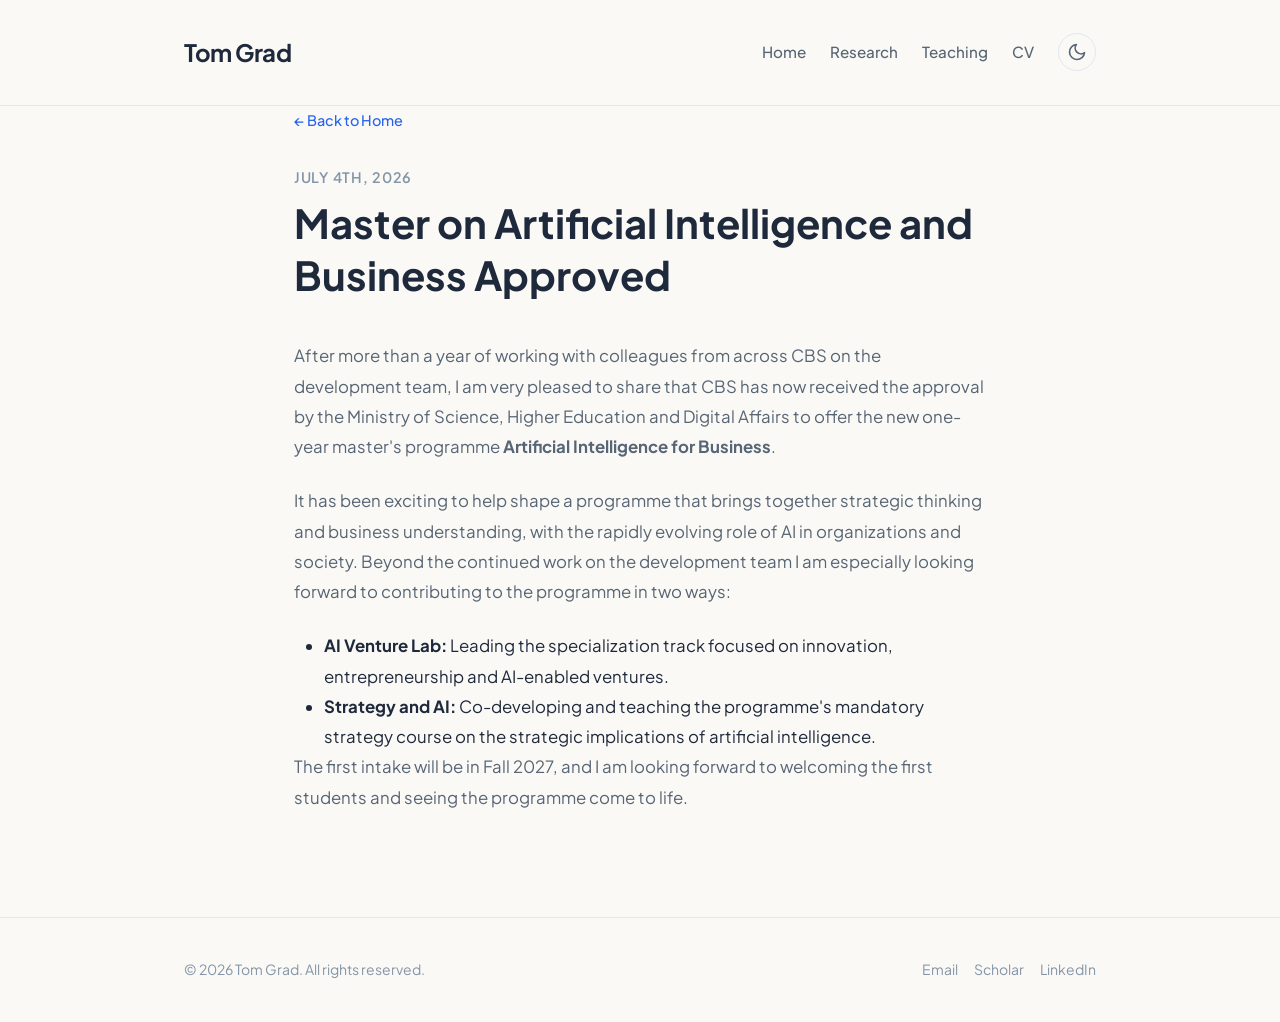
<file: blog/AIMaster.html>
<!DOCTYPE html>
<html lang="en">
<head>
    <meta charset="UTF-8">
    <meta name="viewport" content="width=device-width, initial-scale=1.0">
    <title>Master on Artificial Intelligence and Business Approved</title>
    <meta name="description" content=" ">
    <link rel="stylesheet" href="../css/style.css">
</head>
<body>
    <!-- Header -->
    <header>
        <div class="container header-container">
            <a href="../index.html" class="logo-link">
                <span class="logo-text">Tom Grad</span>
            </a>
            <div class="nav-controls">
                <nav>
                    <a href="../index.html" class="nav-link">Home</a>
                    <a href="../research.html" class="nav-link">Research</a>
                    <a href="../teaching.html" class="nav-link">Teaching</a>
                    <a href="../cv.html" class="nav-link">CV</a>
                </nav>
                <button id="theme-toggle" class="theme-toggle-btn" aria-label="Toggle dark mode">
                    <!-- Icon loaded by JS -->
                </button>
            </div>
        </div>
    </header>

    <!-- Main Content -->
    <main class="container fade-in" style="max-width: 740px;">
        <article>
            <div style="margin-bottom: 2rem;">
                <a href="../index.html" style="text-decoration: none; color: var(--accent-interactive); font-size: 0.9rem; font-weight: 500;">← Back to Home</a>
            </div>

            <header style="margin-bottom: 2.5rem; border-bottom: none; padding: 0;">

<div style="font-size: 0.9rem; color: var(--text-muted); font-weight: 600; margin-bottom: 0.5rem; text-transform: uppercase; letter-spacing: 0.05em;">July 4th, 2026</div>



<h1 style="font-size: 2.5rem; margin-bottom: 1rem;">Master on Artificial Intelligence and Business Approved</h1>
            </header>

            <section class="post-body" style="font-size: 1.05rem; line-height: 1.8;">
                
                <article>
  <p>After more than a year of working with colleagues from across CBS on the development team, I am very pleased to share that CBS has now received the approval by the Ministry of Science, Higher Education and Digital Affairs to offer the new one-year master's programme <strong>Artificial Intelligence for Business</strong>.</p>

  <p>It has been exciting to help shape a programme that brings together strategic thinking and business understanding, with the rapidly evolving role of AI in organizations and society. Beyond the continued work on the development team I am especially looking forward to contributing to the programme in two ways:
  
  <ul  style="padding-left: 30px;">

    <li><strong>AI Venture Lab:</strong> Leading the specialization track focused on innovation, entrepreneurship and AI-enabled ventures.</li>
    <li><strong>Strategy and AI:</strong> Co-developing and teaching the programme's mandatory strategy course on the strategic implications of artificial intelligence.</li>
  </ul>

  <p>The first intake will be in Fall 2027, and I am looking forward to welcoming the first students and seeing the programme come to life.</p>
  
  
</article>
                
                
                
                
                
                
                
                
                
            </section>
        </article>
    </main>

    <!-- Footer -->
    <footer>
        <div class="container footer-container">
            <div>
                © 2026 Tom Grad. All rights reserved.
            </div>
            <div class="footer-links">
                <a href="mailto:tg.si@cbs.dk" class="footer-link">Email</a>
                <a href="https://scholar.google.de/citations?user=Qfl6yzkAAAAJ&hl=en" target="_blank" rel="noopener" class="footer-link">Scholar</a>
                <a href="https://www.linkedin.com/in/tom-grad/" target="_blank" rel="noopener" class="footer-link">LinkedIn</a>
            </div>
        </div>
    </footer>

    <script src="../js/main.js"></script>
</body>
</html>
</file>
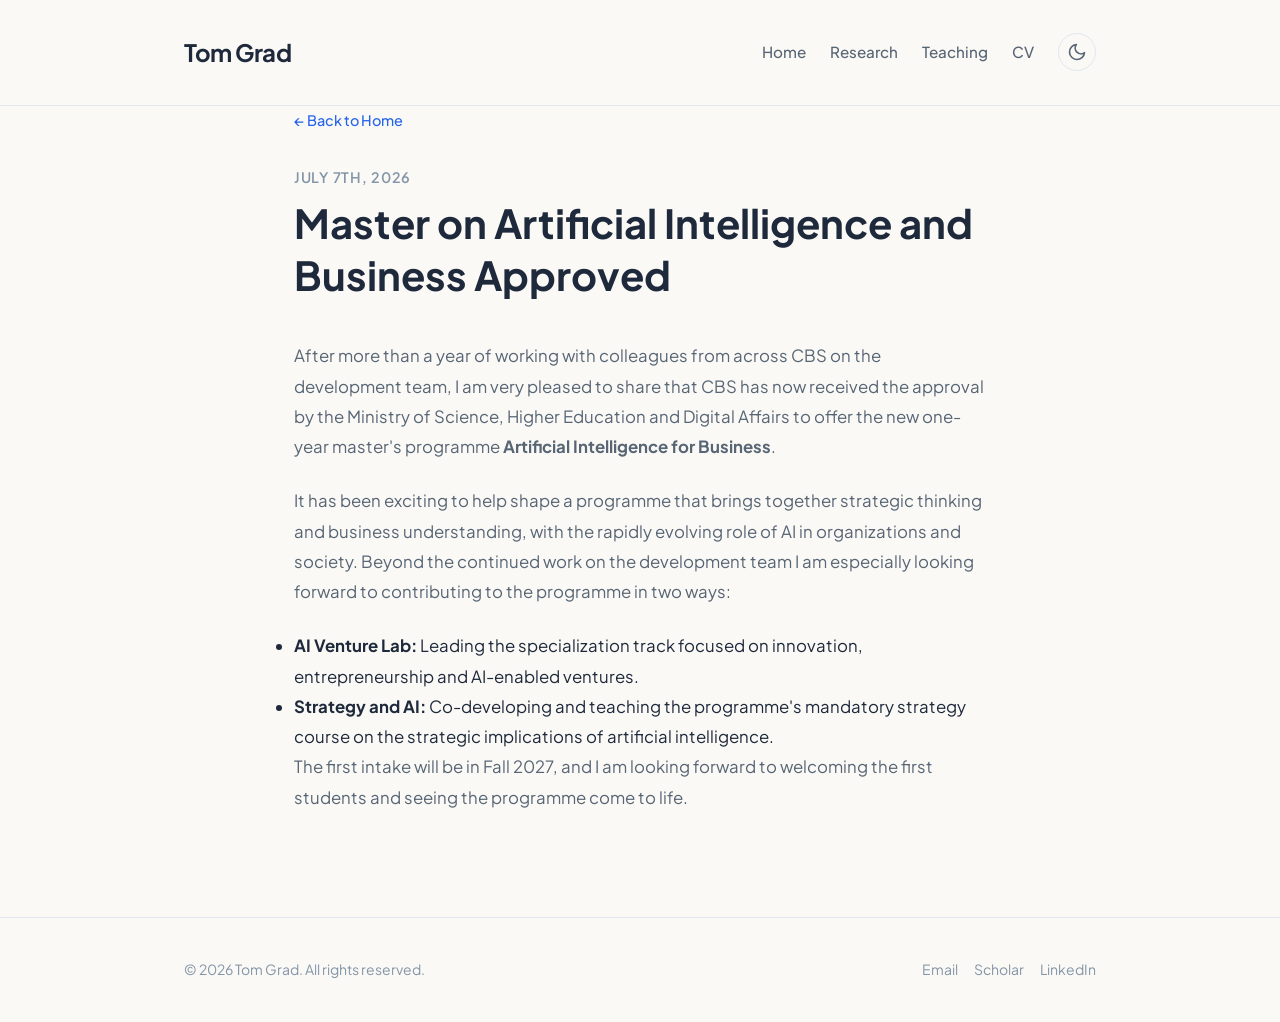
<file: blog/MasterApproval.html>
<!DOCTYPE html>
<html lang="en">
<head>
    <meta charset="UTF-8">
    <meta name="viewport" content="width=device-width, initial-scale=1.0">
    <title>Master on Artificial Intelligence and Business Approved</title>
    <meta name="description" content=" ">
    <link rel="stylesheet" href="../css/style.css">
</head>
<body>
    <!-- Header -->
    <header>
        <div class="container header-container">
            <a href="../index.html" class="logo-link">
                <span class="logo-text">Tom Grad</span>
            </a>
            <div class="nav-controls">
                <nav>
                    <a href="../index.html" class="nav-link">Home</a>
                    <a href="../research.html" class="nav-link">Research</a>
                    <a href="../teaching.html" class="nav-link">Teaching</a>
                    <a href="../cv.html" class="nav-link">CV</a>
                </nav>
                <button id="theme-toggle" class="theme-toggle-btn" aria-label="Toggle dark mode">
                    <!-- Icon loaded by JS -->
                </button>
            </div>
        </div>
    </header>

    <!-- Main Content -->
    <main class="container fade-in" style="max-width: 740px;">
        <article>
            <div style="margin-bottom: 2rem;">
                <a href="../index.html" style="text-decoration: none; color: var(--accent-interactive); font-size: 0.9rem; font-weight: 500;">← Back to Home</a>
            </div>

            <header style="margin-bottom: 2.5rem; border-bottom: none; padding: 0;">

<div style="font-size: 0.9rem; color: var(--text-muted); font-weight: 600; margin-bottom: 0.5rem; text-transform: uppercase; letter-spacing: 0.05em;">July 7th, 2026</div>



<h1 style="font-size: 2.5rem; margin-bottom: 1rem;">Master on Artificial Intelligence and Business Approved</h1>
            </header>

            <section class="post-body" style="font-size: 1.05rem; line-height: 1.8;">
                
                <article>
  <p>After more than a year of working with colleagues from across CBS on the development team, I am very pleased to share that CBS has now received the approval by the Ministry of Science, Higher Education and Digital Affairs to offer the new one-year master's programme <strong>Artificial Intelligence for Business</strong>.</p>

  <p>It has been exciting to help shape a programme that brings together strategic thinking and business understanding, with the rapidly evolving role of AI in organizations and society. Beyond the continued work on the development team I am especially looking forward to contributing to the programme in two ways:
  
  <ul>

    <li><strong>AI Venture Lab:</strong> Leading the specialization track focused on innovation, entrepreneurship and AI-enabled ventures.</li>
    <li><strong>Strategy and AI:</strong> Co-developing and teaching the programme's mandatory strategy course on the strategic implications of artificial intelligence.</li>
  </ul>

  <p>The first intake will be in Fall 2027, and I am looking forward to welcoming the first students and seeing the programme come to life.</p>
  
  
</article>
                
                
                
                
                
                
                
                
                
            </section>
        </article>
    </main>

    <!-- Footer -->
    <footer>
        <div class="container footer-container">
            <div>
                © 2026 Tom Grad. All rights reserved.
            </div>
            <div class="footer-links">
                <a href="mailto:tg.si@cbs.dk" class="footer-link">Email</a>
                <a href="https://scholar.google.de/citations?user=Qfl6yzkAAAAJ&hl=en" target="_blank" rel="noopener" class="footer-link">Scholar</a>
                <a href="https://www.linkedin.com/in/tom-grad/" target="_blank" rel="noopener" class="footer-link">LinkedIn</a>
            </div>
        </div>
    </footer>

    <script src="../js/main.js"></script>
</body>
</html>
</file>
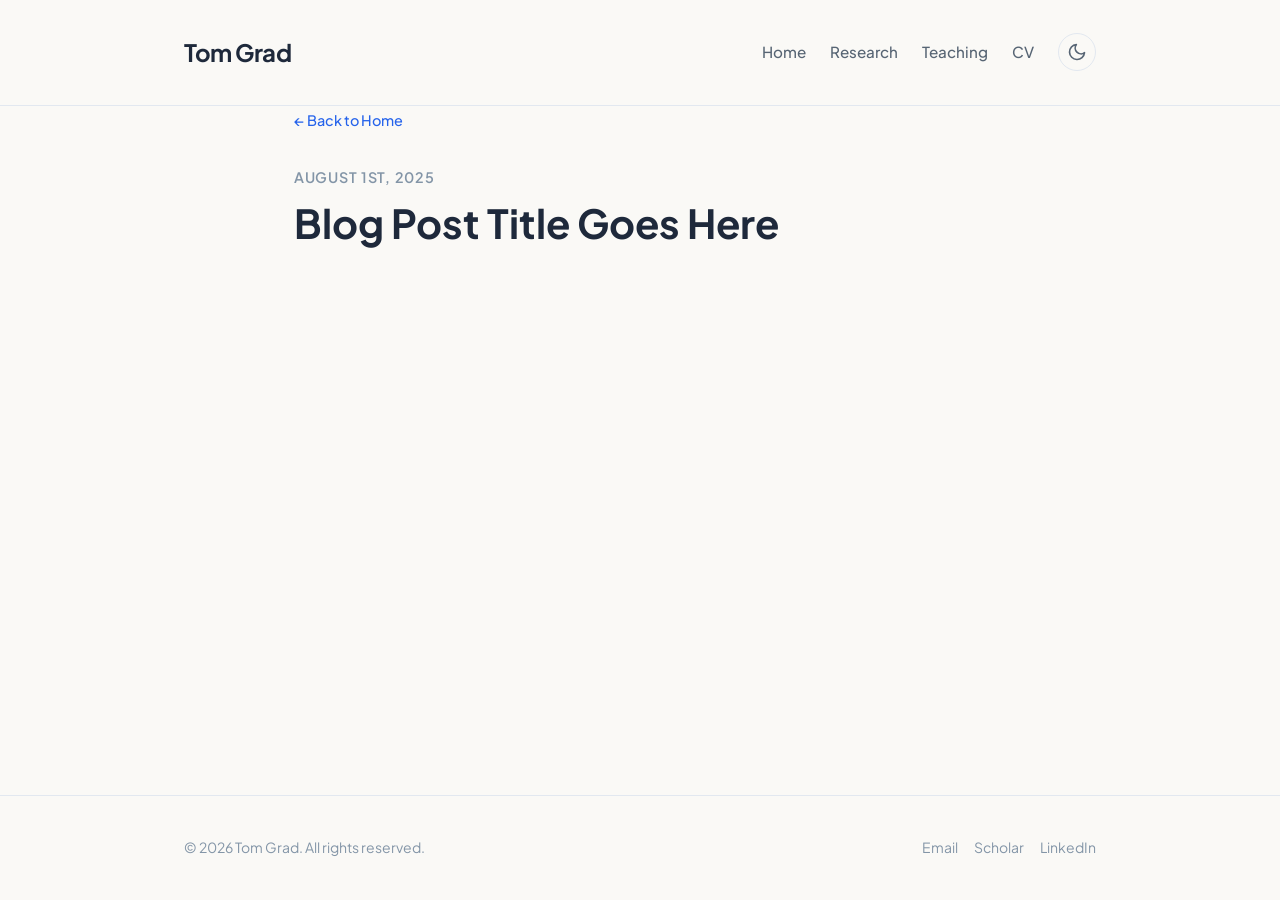
<file: blog/post-template.html>
<!DOCTYPE html>
<html lang="en">
<head>
    <meta charset="UTF-8">
    <meta name="viewport" content="width=device-width, initial-scale=1.0">
    <title>Blog Post Title | Tom Grad</title>
    <meta name="description" content="Detailed post description for SEO.">
    <link rel="stylesheet" href="../css/style.css">
</head>
<body>
    <!-- Header -->
    <header>
        <div class="container header-container">
            <a href="../index.html" class="logo-link">
                <span class="logo-text">Tom Grad</span>
            </a>
            <div class="nav-controls">
                <nav>
                    <a href="../index.html" class="nav-link">Home</a>
                    <a href="../research.html" class="nav-link">Research</a>
                    <a href="../teaching.html" class="nav-link">Teaching</a>
                    <a href="../cv.html" class="nav-link">CV</a>
                </nav>
                <button id="theme-toggle" class="theme-toggle-btn" aria-label="Toggle dark mode">
                    <!-- Icon loaded by JS -->
                </button>
            </div>
        </div>
    </header>

    <!-- Main Content -->
    <main class="container fade-in" style="max-width: 740px;">
        <article>
            <div style="margin-bottom: 2rem;">
                <a href="../index.html" style="text-decoration: none; color: var(--accent-interactive); font-size: 0.9rem; font-weight: 500;">← Back to Home</a>
            </div>

            <header style="margin-bottom: 2.5rem; border-bottom: none; padding: 0;">
                <div style="font-size: 0.9rem; color: var(--text-muted); font-weight: 600; margin-bottom: 0.5rem; text-transform: uppercase; letter-spacing: 0.05em;">August 1st, 2025</div>
                <h1 style="font-size: 2.5rem; margin-bottom: 1rem;">Blog Post Title Goes Here</h1>
            </header>

            <section class="post-body" style="font-size: 1.05rem; line-height: 1.8;">
               
               
       
               
               
               
               
               
               
               
            </section>
        </article>
    </main>

    <!-- Footer -->
    <footer>
        <div class="container footer-container">
            <div>
                © 2026 Tom Grad. All rights reserved.
            </div>
            <div class="footer-links">
                <a href="mailto:tg.si@cbs.dk" class="footer-link">Email</a>
                <a href="https://scholar.google.de/citations?user=Qfl6yzkAAAAJ&hl=en" target="_blank" rel="noopener" class="footer-link">Scholar</a>
                <a href="https://www.linkedin.com/in/tom-grad/" target="_blank" rel="noopener" class="footer-link">LinkedIn</a>
            </div>
        </div>
    </footer>

    <script src="../js/main.js"></script>
</body>
</html>
</file>
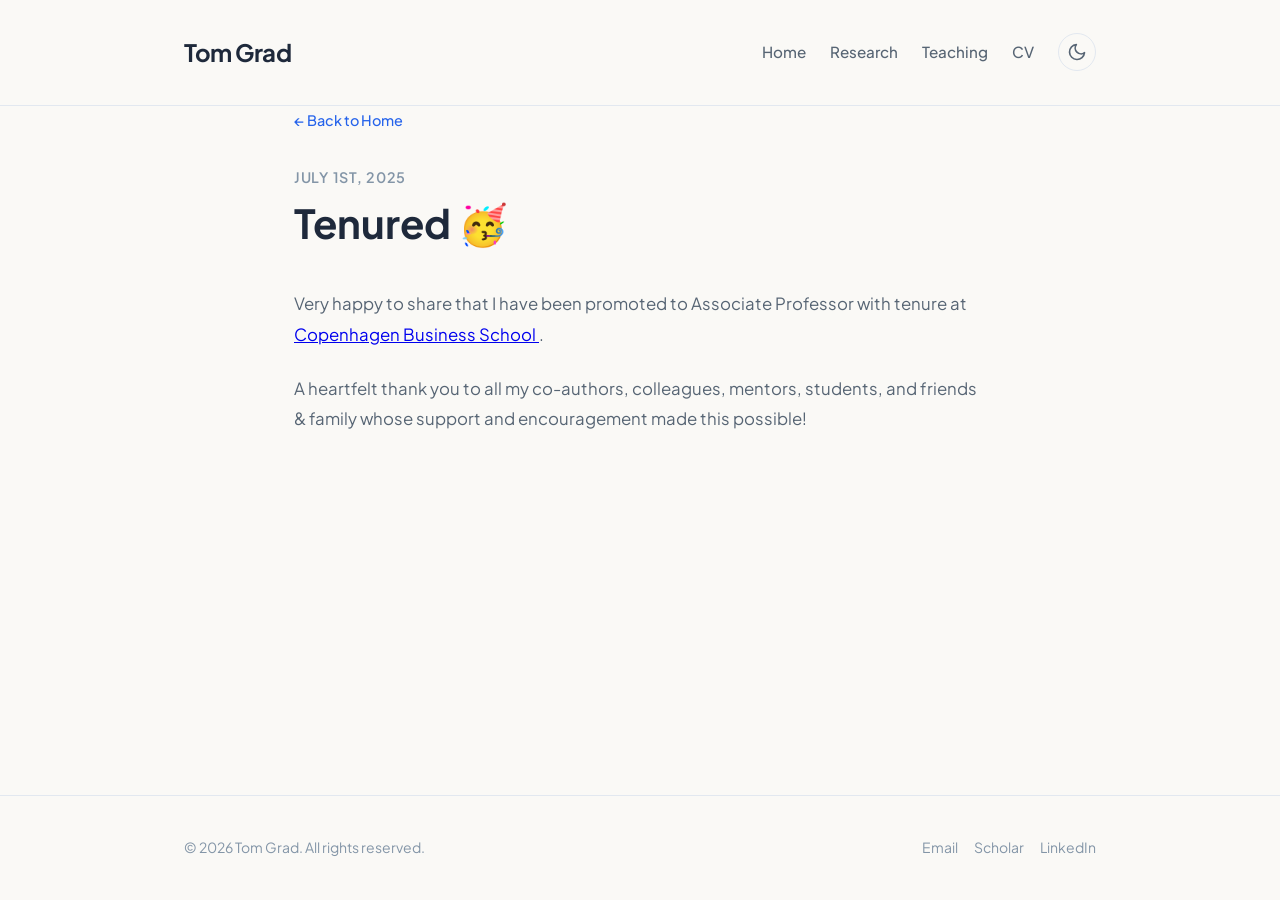
<file: blog/Promotion.html>
<!DOCTYPE html>
<html lang="en">
<head>
    <meta charset="UTF-8">
    <meta name="viewport" content="width=device-width, initial-scale=1.0">
    <title>Blog Post Title | Tom Grad</title>
    <meta name="description" content="Detailed post description for SEO.">
    <link rel="stylesheet" href="../css/style.css">
</head>
<body>
    <!-- Header -->
    <header>
        <div class="container header-container">
            <a href="../index.html" class="logo-link">
                <span class="logo-text">Tom Grad</span>
            </a>
            <div class="nav-controls">
                <nav>
                    <a href="../index.html" class="nav-link">Home</a>
                    <a href="../research.html" class="nav-link">Research</a>
                    <a href="../teaching.html" class="nav-link">Teaching</a>
                    <a href="../cv.html" class="nav-link">CV</a>
                </nav>
                <button id="theme-toggle" class="theme-toggle-btn" aria-label="Toggle dark mode">
                    <!-- Icon loaded by JS -->
                </button>
            </div>
        </div>
    </header>

    <!-- Main Content -->
    <main class="container fade-in" style="max-width: 740px;">
        <article>
            <div style="margin-bottom: 2rem;">
                <a href="../index.html" style="text-decoration: none; color: var(--accent-interactive); font-size: 0.9rem; font-weight: 500;">← Back to Home</a>
            </div>

            <header style="margin-bottom: 2.5rem; border-bottom: none; padding: 0;">
                <div style="font-size: 0.9rem; color: var(--text-muted); font-weight: 600; margin-bottom: 0.5rem; text-transform: uppercase; letter-spacing: 0.05em;">July 1st, 2025</div>
                <h1 style="font-size: 2.5rem; margin-bottom: 1rem;">Tenured 🥳</h1>
            </header>

            <section class="post-body" style="font-size: 1.05rem; line-height: 1.8;">
               
               
        <p>Very happy to share that I have been promoted to Associate Professor with tenure at <a href="https://www.cbs.dk">Copenhagen Business School </a>.</p> 

        <p>A heartfelt thank you to all my co-authors, colleagues, mentors, students, and friends & family whose support and encouragement made this possible!</p>
               

               
            </section>
        </article>
    </main>

    <!-- Footer -->
    <footer>
        <div class="container footer-container">
            <div>
                © 2026 Tom Grad. All rights reserved.
            </div>
            <div class="footer-links">
                <a href="mailto:tg.si@cbs.dk" class="footer-link">Email</a>
                <a href="https://scholar.google.de/citations?user=Qfl6yzkAAAAJ&hl=en" target="_blank" rel="noopener" class="footer-link">Scholar</a>
                <a href="https://www.linkedin.com/in/tom-grad/" target="_blank" rel="noopener" class="footer-link">LinkedIn</a>
            </div>
        </div>
    </footer>

    <script src="../js/main.js"></script>
</body>
</html>
</file>
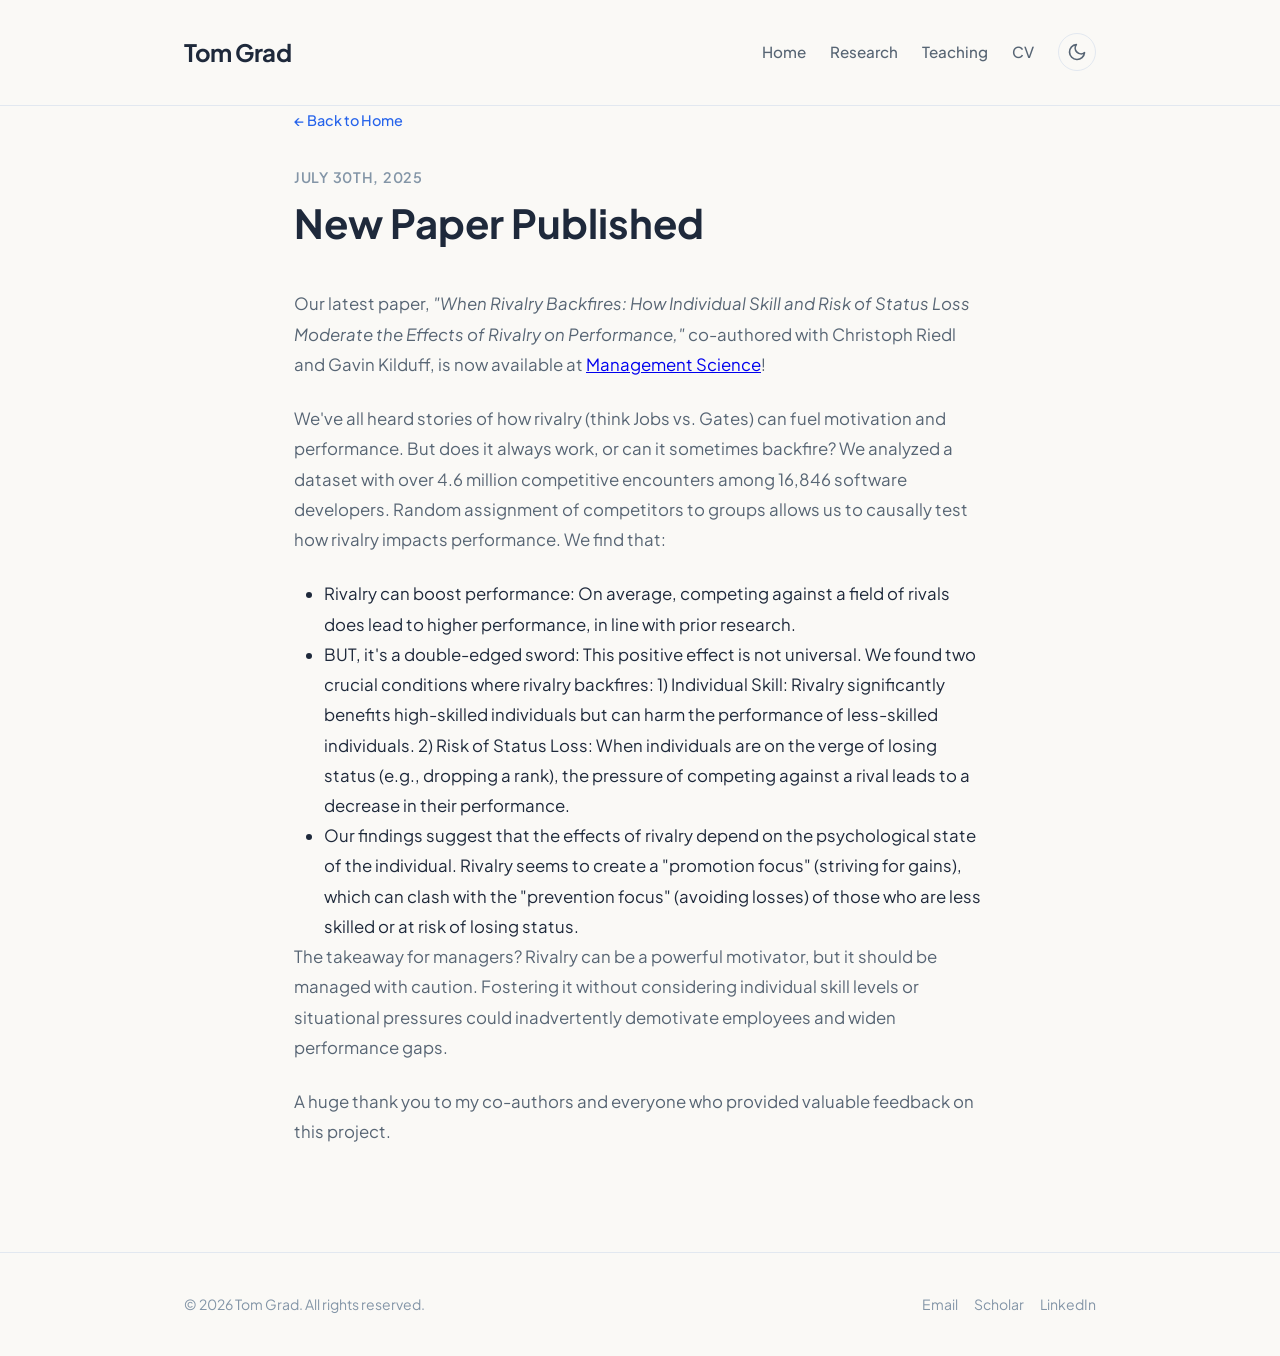
<file: blog/RivalryPaper.html>
<!DOCTYPE html>
<html lang="en">
<head>
    <meta charset="UTF-8">
    <meta name="viewport" content="width=device-width, initial-scale=1.0">
    <title>Blog Post Title | Tom Grad</title>
    <meta name="description" content="Detailed post description for SEO.">
    <link rel="stylesheet" href="../css/style.css">
</head>
<body>
    <!-- Header -->
    <header>
        <div class="container header-container">
            <a href="../index.html" class="logo-link">
                <span class="logo-text">Tom Grad</span>
            </a>
            <div class="nav-controls">
                <nav>
                    <a href="../index.html" class="nav-link">Home</a>
                    <a href="../research.html" class="nav-link">Research</a>
                    <a href="../teaching.html" class="nav-link">Teaching</a>
                    <a href="../cv.html" class="nav-link">CV</a>
                </nav>
                <button id="theme-toggle" class="theme-toggle-btn" aria-label="Toggle dark mode">
                    <!-- Icon loaded by JS -->
                </button>
            </div>
        </div>
    </header>

    <!-- Main Content -->
    <main class="container fade-in" style="max-width: 740px;">
        <article>
            <div style="margin-bottom: 2rem;">
                <a href="../index.html" style="text-decoration: none; color: var(--accent-interactive); font-size: 0.9rem; font-weight: 500;">← Back to Home</a>
            </div>

            <header style="margin-bottom: 2.5rem; border-bottom: none; padding: 0;">
                <div style="font-size: 0.9rem; color: var(--text-muted); font-weight: 600; margin-bottom: 0.5rem; text-transform: uppercase; letter-spacing: 0.05em;">July 30th, 2025</div>
                <h1 style="font-size: 2.5rem; margin-bottom: 1rem;">New Paper Published</h1>
            </header>

            <section class="post-body" style="font-size: 1.05rem; line-height: 1.8;">
               
              <p> Our latest paper, <em>"When Rivalry Backfires: How Individual Skill and Risk of Status Loss Moderate the Effects of Rivalry on Performance,"</em> co-authored with Christoph Riedl and Gavin Kilduff, is now available at <a href="https://pubsonline.informs.org/doi/10.1287/mnsc.2023.00344">Management Science</a>!</p>

<p>We've all heard stories of how rivalry (think Jobs vs. Gates) can fuel motivation and performance. But does it always work, or can it sometimes backfire? We analyzed a dataset with over 4.6 million competitive encounters among 16,846 software developers. Random assignment of competitors to groups allows us to causally test how rivalry impacts performance. We find that:</p>
<ul  style="padding-left: 30px;">
    
    <li>Rivalry can boost performance: On average, competing against a field of rivals does lead to higher performance, in line with prior research.     </li>

    <li>BUT, it's a double-edged sword: This positive effect is not universal. We found two crucial conditions where rivalry backfires: 1) Individual Skill: Rivalry significantly benefits high-skilled individuals but can harm the performance of less-skilled individuals. 2) Risk of Status Loss: When individuals are on the verge of losing status (e.g., dropping a rank), the pressure of competing against a rival leads to a decrease in their performance.</li> 

    <li>Our findings suggest that the effects of rivalry depend on the psychological state of the individual. Rivalry seems to create a "promotion focus" (striving for gains), which can clash with the "prevention focus" (avoiding losses) of those who are less skilled or at risk of losing status. </li>
</ul>
<p>The takeaway for managers? Rivalry can be a powerful motivator, but it should be managed with caution. Fostering it without considering individual skill levels or situational pressures could inadvertently demotivate employees and widen performance gaps.</p>
 
<p>A huge thank you to my co-authors and everyone who provided valuable feedback on this project.</p>
       
               
               
               
               
               
               
               
            </section>
        </article>
    </main>

    <!-- Footer -->
    <footer>
        <div class="container footer-container">
            <div>
                © 2026 Tom Grad. All rights reserved.
            </div>
            <div class="footer-links">
                <a href="mailto:tg.si@cbs.dk" class="footer-link">Email</a>
                <a href="https://scholar.google.de/citations?user=Qfl6yzkAAAAJ&hl=en" target="_blank" rel="noopener" class="footer-link">Scholar</a>
                <a href="https://www.linkedin.com/in/tom-grad/" target="_blank" rel="noopener" class="footer-link">LinkedIn</a>
            </div>
        </div>
    </footer>

    <script src="../js/main.js"></script>
</body>
</html>
</file>
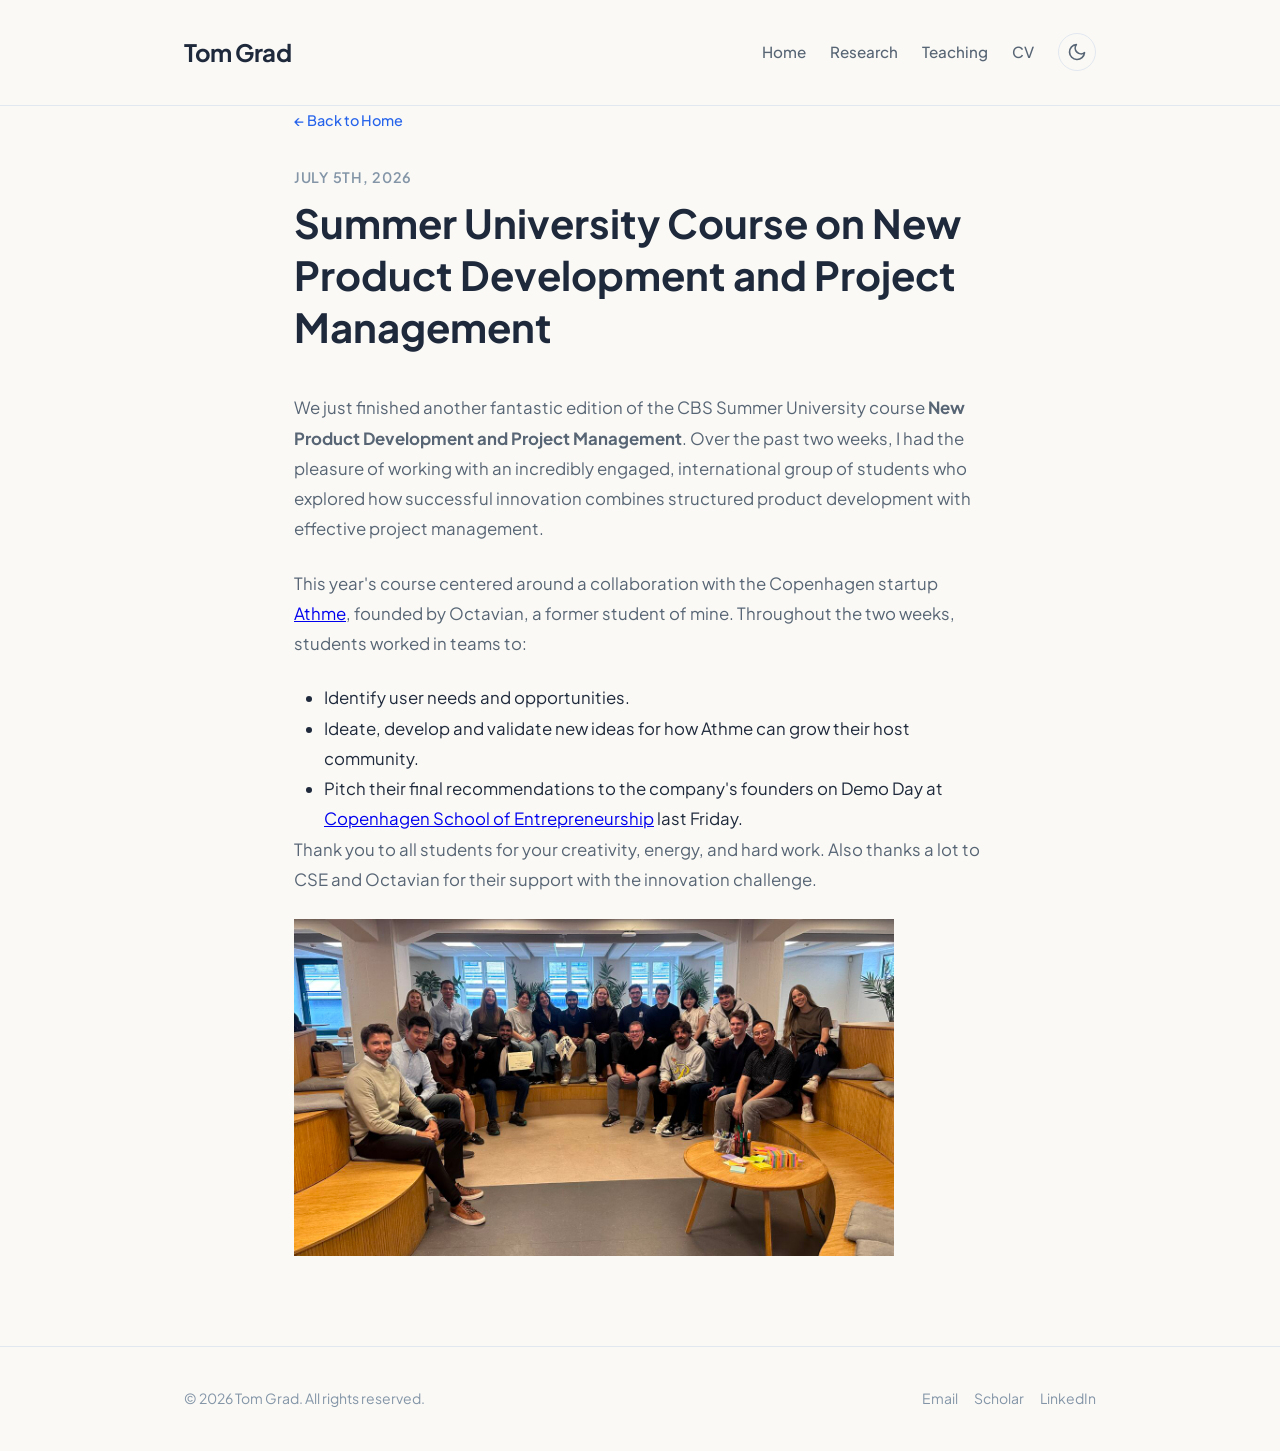
<file: blog/SummerUniversity2026.html>
<!DOCTYPE html>
<html lang="en">
<head>
    <meta charset="UTF-8">
    <meta name="viewport" content="width=device-width, initial-scale=1.0">
    <title>Summer University 2026</title>
    <meta name="description" content=" ">
    <link rel="stylesheet" href="../css/style.css">
</head>
<body>
    <!-- Header -->
    <header>
        <div class="container header-container">
            <a href="../index.html" class="logo-link">
                <span class="logo-text">Tom Grad</span>
            </a>
            <div class="nav-controls">
                <nav>
                    <a href="../index.html" class="nav-link">Home</a>
                    <a href="../research.html" class="nav-link">Research</a>
                    <a href="../teaching.html" class="nav-link">Teaching</a>
                    <a href="../cv.html" class="nav-link">CV</a>
                </nav>
                <button id="theme-toggle" class="theme-toggle-btn" aria-label="Toggle dark mode">
                    <!-- Icon loaded by JS -->
                </button>
            </div>
        </div>
    </header>

    <!-- Main Content -->
    <main class="container fade-in" style="max-width: 740px;">
        <article>
            <div style="margin-bottom: 2rem;">
                <a href="../index.html" style="text-decoration: none; color: var(--accent-interactive); font-size: 0.9rem; font-weight: 500;">← Back to Home</a>
            </div>

            <header style="margin-bottom: 2.5rem; border-bottom: none; padding: 0;">

<div style="font-size: 0.9rem; color: var(--text-muted); font-weight: 600; margin-bottom: 0.5rem; text-transform: uppercase; letter-spacing: 0.05em;">July 5th, 2026</div>



<h1 style="font-size: 2.5rem; margin-bottom: 1rem;">Summer University Course on New Product Development and Project Management</h1>
            </header>

            <section class="post-body" style="font-size: 1.05rem; line-height: 1.8;">
                
                <article>
                
<article>

  <p>We just finished another fantastic edition of the CBS Summer University course <strong>New Product Development and Project Management</strong>. Over the past two weeks, I had the pleasure of working with an incredibly engaged, international group of students who explored how successful innovation combines structured product development with effective project management. </p>
  
  <p>This year's course centered around a collaboration with the Copenhagen startup <a href="https://www.athmeapp.eu">Athme</a>, founded by Octavian, a former student of mine. Throughout the two weeks, students worked in teams to:</p>
  <ul  style="padding-left: 30px;">
    <li>Identify user needs and opportunities.</li>
    <li>Ideate, develop and validate new ideas for how Athme can grow their host community.</li>
    <li>Pitch their final recommendations to the company's founders on Demo Day at <a href="https://cse.cbs.dk">Copenhagen School of Entrepreneurship</a> last Friday.</li>
  </ul>
  
  <p>Thank you to all students for your creativity, energy, and hard work. Also thanks a lot to CSE and Octavian for their support with the innovation challenge. </p>

<img src="../Images/SU2026.jpeg" alt="Demo Day 2026 at CSE" width="600">
  
  
</article>
                
         
                
                
            </section>
        </article>
    </main>

    <!-- Footer -->
    <footer>
        <div class="container footer-container">
            <div>
                © 2026 Tom Grad. All rights reserved.
            </div>
            <div class="footer-links">
                <a href="mailto:tg.si@cbs.dk" class="footer-link">Email</a>
                <a href="https://scholar.google.de/citations?user=Qfl6yzkAAAAJ&hl=en" target="_blank" rel="noopener" class="footer-link">Scholar</a>
                <a href="https://www.linkedin.com/in/tom-grad/" target="_blank" rel="noopener" class="footer-link">LinkedIn</a>
            </div>
        </div>
    </footer>

    <script src="../js/main.js"></script>
</body>
</html>
</file>
<file: css/modern.css>
@import url('https://fonts.googleapis.com/css2?family=JetBrains+Mono:wght@400;500;600&family=Plus+Jakarta+Sans:ital,wght@0,300;0,400;0,500;0,600;0,700;0,800;1,400;1,600&display=swap');

/* ==========================================================================
   THEME DESIGN TOKENS (Modern Tech-Forward Academic)
   Balancing prestigious academic authority with clean, modern digital innovation.
   ========================================================================== */
:root {
    /* Base Color Palette (Warm Paper & Intellectual Deep Blue) */
    --bg-color: #faf9f6;
    --bg-gradient: radial-gradient(ellipse 90% 60% at 50% -10%, rgba(37, 99, 235, 0.04), transparent 75%);
    --header-bg: rgba(250, 249, 246, 0.88);
    
    --text-primary: #0f172a;        /* Slate 900 */
    --text-secondary: #334155;      /* Slate 700 - rich, highly readable */
    --text-muted: #64748b;          /* Slate 500 */
    
    --accent-color: #1e3a8a;        /* Deep Academic Blue */
    --accent-interactive: #2563eb;  /* Contemporary Cobalt Blue */
    --accent-hover: #1d4ed8;
    --accent-subtle: rgba(37, 99, 235, 0.07);
    --accent-border: rgba(37, 99, 235, 0.18);

    --border-color: #e2e8f0;
    --border-hover: rgba(37, 99, 235, 0.35);
    
    --card-bg: #ffffff;
    --card-subtle-bg: #f8fafc;
    --card-shadow: 0 1px 3px 0 rgba(15, 23, 42, 0.03), 0 4px 16px -2px rgba(15, 23, 42, 0.04);
    --card-shadow-hover: 0 12px 28px -4px rgba(15, 23, 42, 0.08), 0 4px 8px -2px rgba(15, 23, 42, 0.03);

    /* Typography */
    --font-sans: 'Plus Jakarta Sans', -apple-system, BlinkMacSystemFont, "Segoe UI", Roboto, sans-serif;
    --font-heading: 'Plus Jakarta Sans', -apple-system, BlinkMacSystemFont, "Segoe UI", Roboto, sans-serif;
    --font-mono: 'JetBrains Mono', "SF Mono", Consolas, monospace;

    /* Radius & Spacing */
    --radius-sm: 6px;
    --radius-md: 10px;
    --radius-lg: 14px;
    --radius-full: 9999px;
    
    --transition-fast: 0.15s cubic-bezier(0.4, 0, 0.2, 1);
    --transition-speed: 0.25s cubic-bezier(0.2, 0.8, 0.2, 1);
}

[data-theme="dark"] {
    /* Base Color Palette (Deep Midnight Indigo-Slate & Luminous Sky Blue) */
    --bg-color: #0b0f19;
    --bg-gradient: radial-gradient(ellipse 90% 60% at 50% -10%, rgba(56, 189, 248, 0.07), transparent 75%);
    --header-bg: rgba(11, 15, 25, 0.88);
    
    --text-primary: #f8fafc;        /* Slate 50 */
    --text-secondary: #cbd5e1;      /* Slate 300 */
    --text-muted: #64748b;          /* Slate 500 */
    
    --accent-color: #93c5fd;
    --accent-interactive: #38bdf8;  /* Luminous Sky Cyan */
    --accent-hover: #7dd3fc;
    --accent-subtle: rgba(56, 189, 248, 0.1);
    --accent-border: rgba(56, 189, 248, 0.22);

    --border-color: rgba(255, 255, 255, 0.08);
    --border-hover: rgba(56, 189, 248, 0.4);
    
    --card-bg: #111827;             /* Elevated Slate 900 */
    --card-subtle-bg: #162032;
    --card-shadow: 0 4px 20px 0 rgba(0, 0, 0, 0.4);
    --card-shadow-hover: 0 16px 36px -4px rgba(0, 0, 0, 0.65), 0 0 24px rgba(56, 189, 248, 0.1);
}

/* ==========================================================================
   GLOBAL RESET & ACCESSIBILITY
   ========================================================================== */
*, *::before, *::after {
    margin: 0;
    padding: 0;
    box-sizing: border-box;
}

html {
    scroll-behavior: smooth;
    font-size: 16px;
    height: 100%;
}

body {
    background-color: var(--bg-color);
    background-image: var(--bg-gradient);
    background-repeat: no-repeat;
    background-attachment: fixed;
    color: var(--text-primary);
    font-family: var(--font-sans);
    line-height: 1.72;
    letter-spacing: -0.01em;
    transition: background-color var(--transition-speed), color var(--transition-speed);
    min-height: 100%;
    display: flex;
    flex-direction: column;
    -webkit-font-smoothing: antialiased;
    -moz-osx-font-smoothing: grayscale;
}

::selection {
    background-color: var(--accent-subtle);
    color: var(--accent-interactive);
}

/* ==========================================================================
   LAYOUT & CONTAINER
   ========================================================================== */
.container {
    width: 100%;
    max-width: 980px;
    margin: 0 auto;
    padding: 0 1.75rem;
    flex-grow: 1;
}

/* ==========================================================================
   FLOATING GLASSMORPHIC HEADER & NAVIGATION
   ========================================================================== */
header {
    position: sticky;
    top: 0;
    z-index: 100;
    background: var(--header-bg);
    backdrop-filter: blur(16px) saturate(180%);
    -webkit-backdrop-filter: blur(16px) saturate(180%);
    border-bottom: 1px solid var(--border-color);
    padding: 0.9rem 0;
    transition: background var(--transition-speed), border-color var(--transition-speed);
}

.header-container {
    display: flex;
    justify-content: space-between;
    align-items: center;
}

.logo-link {
    text-decoration: none;
    color: var(--text-primary);
    display: inline-flex;
    align-items: center;
    gap: 0.5rem;
    padding: 0.2rem 0;
    transition: color var(--transition-fast);
}

.logo-link:hover .logo-text {
    color: var(--accent-interactive);
}

.logo-text {
    font-family: var(--font-heading);
    font-size: 1.22rem;
    font-weight: 700;
    letter-spacing: -0.025em;
    color: var(--text-primary);
    transition: color var(--transition-speed);
}

.nav-controls {
    display: flex;
    align-items: center;
    gap: 1.25rem;
}

nav {
    display: flex;
    align-items: center;
    gap: 0.4rem;
}

.nav-link {
    text-decoration: none;
    color: var(--text-secondary);
    font-size: 0.92rem;
    font-weight: 500;
    padding: 0.4rem 0.85rem;
    border-radius: var(--radius-sm);
    transition: all var(--transition-fast);
    position: relative;
}

.nav-link:hover {
    color: var(--text-primary);
    background-color: var(--accent-subtle);
}

.nav-link.active {
    color: var(--accent-interactive);
    background-color: var(--accent-subtle);
    font-weight: 600;
}

/* Remove old underline bar */
.nav-link::after {
    display: none;
}

/* Theme Toggle Button */
.theme-toggle-btn {
    background: var(--card-bg);
    border: 1px solid var(--border-color);
    cursor: pointer;
    width: 36px;
    height: 36px;
    border-radius: var(--radius-full);
    display: flex;
    align-items: center;
    justify-content: center;
    color: var(--text-secondary);
    box-shadow: 0 1px 2px rgba(0, 0, 0, 0.04);
    transition: all var(--transition-speed);
}

.theme-toggle-btn:hover {
    background-color: var(--card-subtle-bg);
    border-color: var(--border-hover);
    color: var(--accent-interactive);
    transform: rotate(15deg) scale(1.05);
}

.theme-toggle-btn svg {
    width: 1.15rem;
    height: 1.15rem;
    fill: none;
    stroke: currentColor;
    stroke-width: 2;
    stroke-linecap: round;
    stroke-linejoin: round;
}

/* ==========================================================================
   FOOTER
   ========================================================================== */
footer {
    border-top: 1px solid var(--border-color);
    padding: 2.75rem 0;
    margin-top: 5rem;
    color: var(--text-muted);
    font-size: 0.875rem;
    transition: border-color var(--transition-speed);
}

.footer-container {
    display: flex;
    justify-content: space-between;
    align-items: center;
}

.footer-links {
    display: flex;
    align-items: center;
    gap: 1.5rem;
}

.footer-link {
    color: var(--text-muted);
    text-decoration: none;
    font-weight: 500;
    transition: color var(--transition-fast);
}

.footer-link:hover {
    color: var(--accent-interactive);
}

/* ==========================================================================
   MAIN CONTENT & TYPOGRAPHY
   ========================================================================== */
main {
    padding: 3.5rem 0;
}

h1, h2, h3, h4 {
    font-family: var(--font-heading);
    color: var(--text-primary);
    font-weight: 700;
    letter-spacing: -0.025em;
    line-height: 1.25;
}

h1 {
    font-size: 2.35rem;
    margin-bottom: 1.5rem;
}

h2 {
    font-size: 1.5rem;
    border-bottom: 1px solid var(--border-color);
    padding-bottom: 0.65rem;
    margin-top: 3.5rem;
    margin-bottom: 1.5rem;
    display: flex;
    align-items: center;
    gap: 0.5rem;
    transition: border-color var(--transition-speed);
}

h3 {
    font-size: 1.2rem;
    font-weight: 600;
    margin-top: 1.75rem;
    margin-bottom: 0.75rem;
}

p {
    margin-bottom: 1.5rem;
    color: var(--text-secondary);
    text-align: justify;
    text-justify: inter-word;
    hyphens: auto;
    -webkit-hyphens: auto;
}

/* ==========================================================================
   HOMEPAGE PROFILE & SIDEBAR
   ========================================================================== */
.profile-section {
    display: grid;
    grid-template-columns: 280px 1fr;
    gap: 3.5rem;
    align-items: start;
}

.profile-sidebar {
    display: flex;
    flex-direction: column;
    align-items: center;
    text-align: center;
    position: sticky;
    top: 5.5rem;
}

.avatar-wrapper {
    position: relative;
    width: 200px;
    height: 200px;
    border-radius: var(--radius-full);
    overflow: hidden;
    margin-bottom: 1.5rem;
    border: 3px solid var(--card-bg);
    box-shadow: 0 0 0 2px var(--border-color), 0 10px 25px -4px rgba(0, 0, 0, 0.08);
    transition: transform var(--transition-speed), box-shadow var(--transition-speed);
}

.avatar-wrapper:hover {
    transform: scale(1.02);
    box-shadow: 0 0 0 2px var(--accent-interactive), 0 16px 32px -4px rgba(37, 99, 235, 0.15);
}

.avatar-img {
    width: 100%;
    height: 100%;
    object-fit: cover;
}

.profile-name {
    font-size: 1.95rem;
    font-weight: 700;
    margin-bottom: 0.35rem;
    letter-spacing: -0.03em;
}

.profile-title {
    font-size: 0.92rem;
    color: var(--text-muted);
    margin-bottom: 1.5rem;
    line-height: 1.5;
    font-weight: 500;
}

.contact-list {
    list-style: none;
    width: 100%;
    display: flex;
    flex-direction: column;
    gap: 0.6rem;
}

.contact-item a {
    display: flex;
    align-items: center;
    justify-content: center;
    gap: 0.6rem;
    text-decoration: none;
    color: var(--text-secondary);
    font-size: 0.88rem;
    font-weight: 500;
    padding: 0.6rem 0.85rem;
    border: 1px solid var(--border-color);
    border-radius: var(--radius-md);
    background-color: var(--card-bg);
    box-shadow: var(--card-shadow);
    transition: all var(--transition-fast);
}

.contact-item a:hover {
    background-color: var(--card-subtle-bg);
    border-color: var(--accent-interactive);
    color: var(--accent-interactive);
    transform: translateY(-2px);
    box-shadow: var(--card-shadow-hover);
}

.contact-item svg {
    width: 1.05rem;
    height: 1.05rem;
    fill: none;
    stroke: currentColor;
    stroke-width: 2;
    flex-shrink: 0;
}

/* ==========================================================================
   TAGS / CHIPS (Clean, refined pill design - NOT terminal/nerd style)
   ========================================================================== */
.pub-tag {
    display: inline-flex;
    align-items: center;
    font-family: var(--font-sans);
    font-size: 0.78rem;
    font-weight: 600;
    letter-spacing: 0.01em;
    padding: 0.3rem 0.8rem;
    border-radius: var(--radius-full);
    background-color: var(--accent-subtle);
    color: var(--accent-interactive);
    border: 1px solid var(--accent-border);
    margin-bottom: 0.6rem;
    transition: all var(--transition-fast);
}

.pub-tag:hover {
    transform: translateY(-1px);
    border-color: var(--accent-interactive);
    background-color: var(--card-bg);
    box-shadow: 0 2px 6px rgba(0, 0, 0, 0.04);
}

/* Specific Journal Tag on Research Page (slightly distinguished) */
.pub-card .pub-tag {
    font-family: var(--font-heading);
    font-size: 0.75rem;
    font-weight: 700;
    letter-spacing: 0.04em;
    text-transform: uppercase;
    padding: 0.25rem 0.75rem;
}

/* ==========================================================================
   HOMEPAGE TIMELINE & UPDATES
   ========================================================================== */
.timeline {
    position: relative;
    border-left: 2px solid var(--border-color);
    margin: 2rem 0;
    padding-left: 1.75rem;
}

.timeline-item {
    position: relative;
    margin-bottom: 2.25rem;
}

.timeline-item:last-child {
    margin-bottom: 0.5rem;
}

.timeline-item::before {
    content: '';
    position: absolute;
    left: calc(-1.75rem - 7px);
    top: 5px;
    width: 12px;
    height: 12px;
    border-radius: var(--radius-full);
    background-color: var(--card-bg);
    border: 2px solid var(--accent-interactive);
    box-shadow: 0 0 0 3px var(--bg-color);
    transition: all var(--transition-speed);
}

.timeline-item:hover::before {
    background-color: var(--accent-interactive);
    transform: scale(1.25);
    box-shadow: 0 0 0 4px var(--accent-subtle);
}

.timeline-date {
    font-family: var(--font-mono);
    font-size: 0.78rem;
    font-weight: 600;
    color: var(--accent-interactive);
    margin-bottom: 0.35rem;
    text-transform: uppercase;
    letter-spacing: 0.05em;
}

.timeline-content {
    font-size: 0.96rem;
    color: var(--text-secondary);
    line-height: 1.6;
}

.timeline .pub-link-btn {
    display: inline-flex;
    align-items: center;
    gap: 0.35rem;
    font-size: 0.85rem;
    font-weight: 600;
    color: var(--accent-interactive);
    text-decoration: none;
    padding: 0.25rem 0.65rem;
    border-radius: var(--radius-sm);
    background: var(--accent-subtle);
    border: 1px solid var(--accent-border);
    margin-top: 0.4rem;
    transition: all var(--transition-fast);
}

.timeline .pub-link-btn:hover {
    background-color: var(--accent-interactive);
    color: #ffffff;
    border-color: var(--accent-interactive);
    transform: translateX(3px);
}

/* ==========================================================================
   RESEARCH & PUBLICATIONS
   ========================================================================== */
.pub-list {
    display: flex;
    flex-direction: column;
    gap: 1.75rem;
}

.pub-card {
    background-color: var(--card-bg);
    border: 1px solid var(--border-color);
    border-radius: var(--radius-lg);
    padding: 2rem;
    box-shadow: var(--card-shadow);
    transition: all var(--transition-speed);
    position: relative;
}

.pub-card:hover {
    transform: translateY(-3px);
    box-shadow: var(--card-shadow-hover);
    border-color: var(--border-hover);
}

.pub-title {
    font-family: var(--font-heading);
    font-size: 1.25rem;
    font-weight: 700;
    line-height: 1.4;
    color: var(--text-primary);
    margin-bottom: 0.5rem;
}

.pub-authors {
    font-size: 0.95rem;
    color: var(--text-secondary);
    margin-bottom: 0.4rem;
}

.pub-authors .author-self {
    font-weight: 700;
    color: var(--text-primary);
    text-decoration: underline;
    text-decoration-color: var(--accent-border);
    text-underline-offset: 3px;
}

.pub-venue {
    font-size: 0.92rem;
    font-style: italic;
    color: var(--text-muted);
    margin-bottom: 1.15rem;
}

.pub-links {
    display: flex;
    flex-wrap: wrap;
    align-items: center;
    gap: 0.75rem;
    margin-top: 1.25rem;
}

.pub-link-btn {
    display: inline-flex;
    align-items: center;
    gap: 0.45rem;
    font-size: 0.85rem;
    font-weight: 500;
    text-decoration: none;
    color: var(--text-secondary);
    padding: 0.45rem 0.9rem;
    border: 1px solid var(--border-color);
    border-radius: var(--radius-md);
    background-color: var(--card-bg);
    box-shadow: 0 1px 2px rgba(0, 0, 0, 0.03);
    transition: all var(--transition-fast);
}

.pub-link-btn:hover {
    color: var(--accent-interactive);
    border-color: var(--accent-interactive);
    background-color: var(--accent-subtle);
    transform: translateY(-1px);
    box-shadow: 0 3px 8px rgba(0, 0, 0, 0.05);
}

.pub-link-btn svg {
    width: 0.95rem;
    height: 0.95rem;
    fill: none;
    stroke: currentColor;
    stroke-width: 2;
}

/* Collapsible Abstract */
.abstract-container {
    margin-top: 1.15rem;
    border-top: 1px dashed var(--border-color);
    padding-top: 0.85rem;
}

.abstract-toggle {
    background: none;
    border: none;
    color: var(--accent-interactive);
    cursor: pointer;
    font-size: 0.86rem;
    font-weight: 600;
    display: inline-flex;
    align-items: center;
    gap: 0.35rem;
    padding: 0.3rem 0;
    transition: opacity var(--transition-fast);
}

.abstract-toggle:hover {
    opacity: 0.85;
}

.abstract-toggle svg {
    width: 0.9rem;
    height: 0.9rem;
    fill: none;
    stroke: currentColor;
    stroke-width: 2;
    transition: transform var(--transition-fast);
}

.abstract-toggle.active svg {
    transform: rotate(180deg);
}

.abstract-text {
    display: none;
    font-size: 0.92rem;
    color: var(--text-secondary);
    line-height: 1.7;
    margin-top: 0.75rem;
    padding: 1.1rem 1.25rem;
    background-color: var(--card-subtle-bg);
    border-radius: var(--radius-md);
    border-left: 3px solid var(--accent-interactive);
    animation: fadeIn 0.3s ease;
}

/* NotebookLM Audio Brief Container */
.audio-brief-card {
    background: var(--card-subtle-bg);
    border: 1px solid var(--border-color);
    border-radius: var(--radius-md);
    padding: 1.15rem;
    margin: 1.25rem 0;
    transition: border-color var(--transition-speed);
}

.audio-brief-card:hover {
    border-color: var(--border-hover);
}

.audio-brief-header {
    display: flex;
    align-items: center;
    gap: 0.5rem;
    font-size: 0.78rem;
    font-weight: 600;
    color: var(--text-secondary);
    margin-bottom: 0.75rem;
    letter-spacing: 0.02em;
}

.audio-brief-icon {
    width: 1rem;
    height: 1rem;
    fill: none;
    stroke: var(--accent-interactive);
    stroke-width: 2.2;
    stroke-linecap: round;
    stroke-linejoin: round;
}

.audio-brief-player {
    border-radius: var(--radius-sm);
    overflow: hidden;
    height: 100px;
    border: 1px solid var(--border-color);
    background-color: var(--bg-color);
}

.audio-brief-player iframe {
    border: none;
    display: block;
    width: 100%;
    height: 100%;
}

[data-theme="dark"] .audio-brief-player iframe {
    filter: invert(0.9) hue-rotate(180deg);
}

/* Working papers list */
.research-list {
    list-style: none;
    padding-left: 0;
    display: flex;
    flex-direction: column;
    gap: 1.25rem;
}

.research-list-item {
    position: relative;
    padding-left: 1.5rem;
    font-size: 1.02rem;
    line-height: 1.65;
    color: var(--text-secondary);
}

.research-list-item::before {
    content: "•";
    position: absolute;
    left: 0;
    color: var(--accent-interactive);
    font-weight: bold;
    font-size: 1.2rem;
    top: -2px;
}

/* ==========================================================================
   TEACHING & COURSES
   ========================================================================== */
.statement-card {
    background-color: var(--card-bg);
    border: 1px solid var(--border-color);
    border-radius: var(--radius-lg);
    padding: 2rem;
    margin-bottom: 2.5rem;
    box-shadow: var(--card-shadow);
    display: flex;
    justify-content: space-between;
    align-items: center;
    transition: all var(--transition-speed);
}

.statement-card:hover {
    border-color: var(--border-hover);
    box-shadow: var(--card-shadow-hover);
}

.statement-content {
    flex-grow: 1;
    padding-right: 1.5rem;
}

.statement-content p {
    margin-bottom: 0;
}

.courses-grid {
    display: grid;
    grid-template-columns: 1fr 1fr;
    gap: 1.5rem;
}

.course-card {
    border: 1px solid var(--border-color);
    border-radius: var(--radius-lg);
    padding: 1.75rem;
    background-color: var(--card-bg);
    box-shadow: var(--card-shadow);
    transition: all var(--transition-speed);
}

.course-card:hover {
    transform: translateY(-3px);
    border-color: var(--border-hover);
    box-shadow: var(--card-shadow-hover);
}

.course-code {
    font-family: var(--font-heading);
    font-size: 0.75rem;
    font-weight: 700;
    color: var(--accent-interactive);
    letter-spacing: 0.05em;
    text-transform: uppercase;
    margin-bottom: 0.5rem;
}

.course-name {
    font-family: var(--font-heading);
    font-size: 1.18rem;
    font-weight: 700;
    margin-bottom: 0.4rem;
}

.course-meta {
    font-size: 0.85rem;
    color: var(--text-muted);
    margin-bottom: 0.85rem;
}

.course-desc {
    font-size: 0.92rem;
    color: var(--text-secondary);
    line-height: 1.6;
}

/* ==========================================================================
   CV TIMELINE & DOWNLOAD
   ========================================================================== */
.cv-section {
    margin-bottom: 3.5rem;
}

.cv-download-section {
    display: flex;
    justify-content: space-between;
    align-items: center;
    background-color: var(--card-bg);
    border: 1px solid var(--border-color);
    padding: 2rem 2.25rem;
    border-radius: var(--radius-lg);
    margin-bottom: 3rem;
    box-shadow: var(--card-shadow);
    transition: all var(--transition-speed);
}

.cv-download-section:hover {
    border-color: var(--border-hover);
    box-shadow: var(--card-shadow-hover);
}

.cv-download-text h3 {
    margin-top: 0;
    margin-bottom: 0.25rem;
    font-size: 1.3rem;
}

.cv-download-text p {
    margin-bottom: 0;
    font-size: 0.95rem;
}

.btn-primary {
    display: inline-flex;
    align-items: center;
    gap: 0.5rem;
    background-color: var(--text-primary);
    color: var(--bg-color);
    text-decoration: none;
    padding: 0.75rem 1.4rem;
    border-radius: var(--radius-md);
    font-weight: 600;
    font-size: 0.92rem;
    transition: all var(--transition-speed);
    border: 1px solid var(--text-primary);
    box-shadow: 0 2px 6px rgba(0, 0, 0, 0.08);
}

.btn-primary:hover {
    background-color: var(--accent-interactive);
    border-color: var(--accent-interactive);
    color: #ffffff;
    transform: translateY(-2px);
    box-shadow: 0 6px 16px rgba(37, 99, 235, 0.25);
}

.btn-primary svg {
    width: 1.1rem;
    height: 1.1rem;
    fill: none;
    stroke: currentColor;
    stroke-width: 2;
}

.cv-list {
    list-style: none;
    display: flex;
    flex-direction: column;
    gap: 1.75rem;
}

.cv-item {
    display: grid;
    grid-template-columns: 150px 1fr;
    gap: 1.5rem;
    align-items: start;
}

.cv-date {
    font-family: var(--font-mono);
    font-weight: 600;
    color: var(--accent-interactive);
    font-size: 0.85rem;
    padding-top: 0.15rem;
}

.cv-detail h4 {
    font-family: var(--font-heading);
    font-size: 1.08rem;
    font-weight: 700;
    margin-bottom: 0.2rem;
}

.cv-institution {
    font-size: 0.95rem;
    color: var(--text-secondary);
    margin-bottom: 0.4rem;
}

.cv-desc {
    font-size: 0.9rem;
    color: var(--text-muted);
}

/* ==========================================================================
   BLOG POST ARTICLES
   ========================================================================== */
.post-body {
    font-size: 1.05rem;
    line-height: 1.8;
    color: var(--text-secondary);
}

.post-body p {
    margin-bottom: 1.5rem;
}

.post-body h2 {
    margin-top: 2.5rem;
    margin-bottom: 1rem;
}

/* ==========================================================================
   PAGE ANIMATIONS & NATIVE VIEW TRANSITIONS
   ========================================================================== */
@view-transition {
    navigation: auto;
}

header {
    view-transition-name: site-header;
}

main {
    view-transition-name: site-main;
}

::view-transition-old(site-main) {
    animation: 120ms cubic-bezier(0.4, 0, 1, 1) both mainFadeOut;
}

::view-transition-new(site-main) {
    animation: 180ms cubic-bezier(0, 0, 0.2, 1) 30ms both mainFadeIn;
}

@keyframes mainFadeOut {
    from { opacity: 1; transform: translateY(0); }
    to { opacity: 0; transform: translateY(-3px); }
}

@keyframes mainFadeIn {
    from { opacity: 0; transform: translateY(4px); }
    to { opacity: 1; transform: translateY(0); }
}

::view-transition-group(site-header) {
    animation-duration: 200ms;
}

@media (prefers-reduced-motion: reduce) {
    ::view-transition-group(*),
    ::view-transition-old(*),
    ::view-transition-new(*) {
        animation: none !important;
    }
    .fade-in {
        animation: none !important;
    }
}

.fade-in {
    animation: pageFadeIn 0.35s cubic-bezier(0.16, 1, 0.3, 1) forwards;
}

@keyframes pageFadeIn {
    from {
        opacity: 0;
        transform: translateY(6px);
    }
    to {
        opacity: 1;
        transform: translateY(0);
    }
}

@keyframes fadeIn {
    from { opacity: 0; transform: translateY(-4px); }
    to { opacity: 1; transform: translateY(0); }
}

/* ==========================================================================
   RESPONSIVE MEDIA QUERIES
   ========================================================================== */
@media (max-width: 768px) {
    main {
        padding: 2.25rem 0;
    }

    .profile-section {
        grid-template-columns: 1fr;
        gap: 2.75rem;
    }

    .profile-sidebar {
        position: static;
        max-width: 340px;
        margin: 0 auto;
    }

    .courses-grid {
        grid-template-columns: 1fr;
        gap: 1.25rem;
    }

    .cv-item {
        grid-template-columns: 1fr;
        gap: 0.25rem;
    }

    .cv-date {
        font-size: 0.85rem;
        margin-bottom: 0.15rem;
    }

    .statement-card, .cv-download-section {
        flex-direction: column;
        align-items: flex-start;
        gap: 1.5rem;
    }

    .statement-content {
        padding-right: 0;
    }
}

@media (max-width: 576px) {
    .header-container {
        flex-direction: column;
        gap: 1.25rem;
        text-align: center;
    }

    .nav-controls {
        flex-direction: column;
        gap: 1rem;
        width: 100%;
    }

    nav {
        justify-content: center;
        flex-wrap: wrap;
        width: 100%;
    }

    .footer-container {
        flex-direction: column;
        gap: 1.5rem;
        text-align: center;
    }
}
</file>
<file: css/style.css>
@import url('https://fonts.googleapis.com/css2?family=JetBrains+Mono:wght@400;500;600&family=Plus+Jakarta+Sans:wght@300;400;500;600;700;800&display=swap');

/* CSS Variables for Themes */
:root {
    --bg-color: #faf9f6; /* Warm paper white */
    --text-primary: #1e293b; /* Slate 800 */
    --text-secondary: #576574; /* Slate 600 */
    --text-muted: #8395a7;
    --accent-color: #1b2a4a; /* Deep navy */
    --accent-interactive: #2563eb; /* Royal blue */
    --border-color: #e2e8f0;
    --card-bg: #ffffff;
    --card-shadow: 0 4px 6px -1px rgba(0, 0, 0, 0.05), 0 2px 4px -1px rgba(0, 0, 0, 0.03);
    --font-sans: 'Plus Jakarta Sans', -apple-system, BlinkMacSystemFont, "Segoe UI", Roboto, Helvetica, Arial, sans-serif;
    --font-serif: 'Plus Jakarta Sans', -apple-system, BlinkMacSystemFont, "Segoe UI", Roboto, Georgia, serif;
    --font-mono: 'JetBrains Mono', Fira Code, monospace;
    --transition-speed: 0.25s;
}

[data-theme="dark"] {
    --bg-color: #0f172a; /* Dark slate */
    --text-primary: #f8fafc; /* Slate 50 */
    --text-secondary: #cbd5e1; /* Slate 300 */
    --text-muted: #64748b;
    --accent-color: #93c5fd; /* Soft light blue */
    --accent-interactive: #60a5fa;
    --border-color: #1e293b;
    --card-bg: #1e293b;
    --card-shadow: 0 4px 6px -1px rgba(0, 0, 0, 0.2), 0 2px 4px -1px rgba(0, 0, 0, 0.1);
}

/* Global Reset */
* {
    margin: 0;
    padding: 0;
    box-sizing: border-box;
}

html {
    scroll-behavior: smooth;
    font-size: 16px;
    height: 100%;
}

body {
    background-color: var(--bg-color);
    color: var(--text-primary);
    font-family: var(--font-sans);
    line-height: 1.7;
    transition: background-color var(--transition-speed) ease, color var(--transition-speed) ease;
    min-height: 100%;
    display: flex;
    flex-direction: column;
}

/* Layout Utilities */
.container {
    width: 100%;
    max-width: 960px;
    margin: 0 auto;
    padding: 0 1.5rem;
    flex-grow: 1;
}

/* Header & Navigation */
header {
    border-bottom: 1px solid var(--border-color);
    padding: 2rem 0;
    transition: border-color var(--transition-speed) ease;
}

.header-container {
    display: flex;
    justify-content: space-between;
    align-items: center;
}

.logo-link {
    text-decoration: none;
    color: var(--text-primary);
}

.logo-text {
    font-family: var(--font-serif);
    font-size: 1.5rem;
    font-weight: 700;
    letter-spacing: -0.02em;
    transition: color var(--transition-speed) ease;
}

.nav-controls {
    display: flex;
    align-items: center;
    gap: 1.5rem;
}

nav {
    display: flex;
    gap: 1.5rem;
}

.nav-link {
    text-decoration: none;
    color: var(--text-secondary);
    font-size: 0.95rem;
    font-weight: 500;
    position: relative;
    padding: 0.2rem 0;
    transition: color var(--transition-speed) ease;
}

.nav-link:hover, .nav-link.active {
    color: var(--text-primary);
}

.nav-link::after {
    content: '';
    position: absolute;
    bottom: 0;
    left: 0;
    width: 100%;
    height: 1px;
    background-color: var(--text-primary);
    transform: scaleX(0);
    transform-origin: right;
    transition: transform var(--transition-speed) cubic-bezier(0.4, 0, 0.2, 1);
}

.nav-link:hover::after, .nav-link.active::after {
    transform: scaleX(1);
    transform-origin: left;
}

/* Theme Toggle Button */
.theme-toggle-btn {
    background: none;
    border: 1px solid var(--border-color);
    cursor: pointer;
    padding: 0.5rem;
    border-radius: 50%;
    display: flex;
    align-items: center;
    justify-content: center;
    color: var(--text-secondary);
    transition: background-color var(--transition-speed) ease, border-color var(--transition-speed) ease, color var(--transition-speed) ease, transform 0.2s ease;
}

.theme-toggle-btn:hover {
    background-color: var(--border-color);
    color: var(--text-primary);
    transform: scale(1.05);
}

.theme-toggle-btn svg {
    width: 1.25rem;
    height: 1.25rem;
    fill: none;
    stroke: currentColor;
    stroke-width: 2;
    stroke-linecap: round;
    stroke-linejoin: round;
}

/* Footer styling */
footer {
    border-top: 1px solid var(--border-color);
    padding: 2.5rem 0;
    margin-top: 5rem;
    color: var(--text-muted);
    font-size: 0.875rem;
    transition: border-color var(--transition-speed) ease;
}

.footer-container {
    display: flex;
    justify-content: space-between;
    align-items: center;
}

.footer-links {
    display: flex;
    gap: 1rem;
}

.footer-link {
    color: var(--text-muted);
    text-decoration: none;
    transition: color var(--transition-speed) ease;
}

.footer-link:hover {
    color: var(--text-primary);
}

/* Main Content Styling */
main {
    padding: 4rem 0;
}

h1, h2, h3, h4 {
    font-family: var(--font-serif);
    color: var(--text-primary);
    font-weight: 600;
    margin-bottom: 1.5rem;
    line-height: 1.3;
}

h1 {
    font-size: 2.5rem;
    font-weight: 700;
    margin-bottom: 2rem;
}

h2 {
    font-size: 1.8rem;
    border-bottom: 1px solid var(--border-color);
    padding-bottom: 0.5rem;
    margin-top: 3rem;
    margin-bottom: 1.5rem;
    transition: border-color var(--transition-speed) ease;
}

h3 {
    font-size: 1.3rem;
    margin-top: 2rem;
    margin-bottom: 1rem;
}

p {
    margin-bottom: 1.5rem;
    color: var(--text-secondary);
}

/* Homepage Hero Section */
.profile-section {
    display: grid;
    grid-template-columns: 1fr 2fr;
    gap: 4rem;
    align-items: start;
}

.profile-sidebar {
    display: flex;
    flex-direction: column;
    align-items: center;
    text-align: center;
}

.avatar-wrapper {
    position: relative;
    width: 200px;
    height: 200px;
    border-radius: 50%;
    overflow: hidden;
    margin-bottom: 1.5rem;
    border: 2px solid var(--border-color);
    box-shadow: var(--card-shadow);
    transition: border-color var(--transition-speed) ease;
}

.avatar-img {
    width: 100%;
    height: 100%;
    object-fit: cover;
}

.profile-name {
    font-family: var(--font-serif);
    font-size: 2.2rem;
    font-weight: 700;
    margin-bottom: 0.25rem;
}

.profile-title {
    font-size: 0.9rem;
    color: var(--text-muted);
    margin-bottom: 1.5rem;
    font-weight: 500;
}

/* Custom list for Working Papers */
.research-list {
    list-style: none;
    padding-left: 0;
    display: flex;
    flex-direction: column;
    gap: 1.25rem;
}

.research-list-item {
    position: relative;
    padding-left: 1.5rem;
    font-size: 1.05rem;
    line-height: 1.6;
    color: var(--text-secondary);
}

.research-list-item::before {
    content: "•";
    position: absolute;
    left: 0;
    color: var(--accent-interactive);
    font-weight: bold;
    font-size: 1.2rem;
    top: -2px;
}

.contact-list {
    list-style: none;
    width: 100%;
    display: flex;
    flex-direction: column;
    gap: 0.75rem;
}

.contact-item a {
    display: flex;
    align-items: center;
    justify-content: center;
    gap: 0.5rem;
    text-decoration: none;
    color: var(--text-secondary);
    font-size: 0.9rem;
    padding: 0.5rem;
    border: 1px solid var(--border-color);
    border-radius: 6px;
    width: 100%;
    transition: all var(--transition-speed) ease;
}

.contact-item a:hover {
    background-color: var(--border-color);
    color: var(--text-primary);
}

.contact-item svg {
    width: 1.1rem;
    height: 1.1rem;
    fill: none;
    stroke: currentColor;
    stroke-width: 2;
}

/* Timeline/Updates on Home Page */
.timeline {
    position: relative;
    border-left: 1px solid var(--border-color);
    margin: 2.5rem 0;
    padding-left: 1.5rem;
}

.timeline-item {
    position: relative;
    margin-bottom: 2rem;
}

.timeline-item::before {
    content: '';
    position: absolute;
    left: calc(-1.5rem - 4.5px);
    top: 6px;
    width: 8px;
    height: 8px;
    border-radius: 50%;
    background-color: var(--bg-color);
    border: 2px solid var(--border-color);
    transition: background-color var(--transition-speed) ease, border-color var(--transition-speed) ease, transform 0.2s ease;
}

.timeline-item:hover::before {
    border-color: var(--accent-interactive);
    background-color: var(--accent-interactive);
    transform: scale(1.3);
}

.timeline-date {
    font-family: var(--font-mono);
    font-size: 0.8rem;
    font-weight: 600;
    color: var(--accent-interactive);
    margin-bottom: 0.35rem;
    text-transform: uppercase;
    letter-spacing: 0.05em;
}

.timeline-content {
    font-size: 0.95rem;
    color: var(--text-secondary);
}

/* Research Publications List */
.pub-list {
    display: flex;
    flex-direction: column;
    gap: 2rem;
}

.pub-card {
    background-color: var(--card-bg);
    border: 1px solid var(--border-color);
    border-radius: 8px;
    padding: 1.75rem;
    box-shadow: var(--card-shadow);
    transition: transform var(--transition-speed) ease, border-color var(--transition-speed) ease, box-shadow var(--transition-speed) ease;
}

.pub-card:hover {
    transform: translateY(-2px);
    box-shadow: 0 10px 15px -3px rgba(0, 0, 0, 0.08);
    border-color: var(--accent-interactive);
}

.pub-tag {
    display: inline-block;
    font-family: var(--font-mono);
    font-size: 0.7rem;
    font-weight: 600;
    text-transform: uppercase;
    letter-spacing: 0.05em;
    padding: 0.2rem 0.6rem;
    border-radius: 4px;
    background-color: var(--border-color);
    color: var(--text-secondary);
    margin-bottom: 0.75rem;
    transition: background-color var(--transition-speed) ease, color var(--transition-speed) ease;
}

.pub-title {
    font-family: var(--font-sans);
    font-size: 1.15rem;
    font-weight: 600;
    margin-bottom: 0.5rem;
}

.pub-authors {
    font-size: 0.95rem;
    color: var(--text-secondary);
    margin-bottom: 0.5rem;
}

.pub-authors .author-self {
    font-weight: 700;
    color: var(--text-primary);
}

.pub-venue {
    font-size: 0.9rem;
    font-style: italic;
    color: var(--text-muted);
    margin-bottom: 1rem;
}

.pub-links {
    display: flex;
    flex-wrap: wrap;
    gap: 0.75rem;
    margin-top: 1rem;
}

.pub-link-btn {
    display: inline-flex;
    align-items: center;
    gap: 0.35rem;
    font-size: 0.85rem;
    font-weight: 500;
    text-decoration: none;
    color: var(--text-secondary);
    padding: 0.4rem 0.8rem;
    border: 1px solid var(--border-color);
    border-radius: 4px;
    background-color: var(--bg-color);
    transition: all var(--transition-speed) ease;
}

.pub-link-btn:hover {
    color: var(--text-primary);
    border-color: var(--text-primary);
    background-color: var(--border-color);
}

.pub-link-btn svg {
    width: 0.9rem;
    height: 0.9rem;
    fill: none;
    stroke: currentColor;
    stroke-width: 2;
}

/* Collapsible Abstract */
.abstract-container {
    margin-top: 1rem;
    border-top: 1px dashed var(--border-color);
    padding-top: 1rem;
}

.abstract-toggle {
    background: none;
    border: none;
    color: var(--accent-interactive);
    cursor: pointer;
    font-size: 0.85rem;
    font-weight: 500;
    display: flex;
    align-items: center;
    gap: 0.25rem;
    padding: 0.25rem 0;
}

.abstract-toggle:hover {
    text-decoration: underline;
}

.abstract-toggle svg {
    width: 0.9rem;
    height: 0.9rem;
    fill: none;
    stroke: currentColor;
    stroke-width: 2;
    transition: transform 0.2s ease;
}

.abstract-toggle.active svg {
    transform: rotate(180deg);
}

.abstract-text {
    display: none;
    font-size: 0.9rem;
    color: var(--text-secondary);
    line-height: 1.6;
    margin-top: 0.5rem;
    padding: 0.5rem 1rem;
    background-color: var(--bg-color);
    border-radius: 4px;
    border-left: 2px solid var(--border-color);
    animation: fadeIn 0.3s ease;
}

@keyframes fadeIn {
    from { opacity: 0; transform: translateY(-5px); }
    to { opacity: 1; transform: translateY(0); }
}

/* Teaching Courses & Statement section */
.statement-card {
    background-color: var(--card-bg);
    border: 1px solid var(--border-color);
    border-radius: 8px;
    padding: 2rem;
    margin-bottom: 2.5rem;
    box-shadow: var(--card-shadow);
    display: flex;
    justify-content: space-between;
    align-items: center;
    transition: all var(--transition-speed) ease;
}

.statement-card:hover {
    border-color: var(--accent-interactive);
}

.statement-content {
    flex-grow: 1;
    padding-right: 1.5rem;
}

.statement-content p {
    margin-bottom: 0;
}

.courses-grid {
    display: grid;
    grid-template-columns: 1fr 1fr;
    gap: 1.5rem;
}

.course-card {
    border: 1px solid var(--border-color);
    border-radius: 8px;
    padding: 1.5rem;
    background-color: var(--card-bg);
    transition: transform var(--transition-speed) ease, border-color var(--transition-speed) ease;
}

.course-card:hover {
    transform: translateY(-2px);
    border-color: var(--accent-interactive);
}

.course-code {
    font-size: 0.8rem;
    font-weight: 700;
    color: var(--text-muted);
    letter-spacing: 0.05em;
    text-transform: uppercase;
    margin-bottom: 0.5rem;
}

.course-name {
    font-size: 1.1rem;
    font-weight: 600;
    margin-bottom: 0.5rem;
}

.course-meta {
    font-size: 0.85rem;
    color: var(--text-muted);
    margin-bottom: 0.75rem;
}

.course-desc {
    font-size: 0.9rem;
    color: var(--text-secondary);
}

/* CV Page Timeline styling */
.cv-section {
    margin-bottom: 3rem;
}

.cv-download-section {
    display: flex;
    justify-content: space-between;
    align-items: center;
    background-color: var(--card-bg);
    border: 1px solid var(--border-color);
    padding: 2rem;
    border-radius: 8px;
    margin-bottom: 3rem;
    box-shadow: var(--card-shadow);
    transition: border-color var(--transition-speed) ease;
}

.cv-download-section:hover {
    border-color: var(--accent-interactive);
}

.cv-download-text h3 {
    margin-top: 0;
    margin-bottom: 0.5rem;
}

.cv-download-text p {
    margin-bottom: 0;
}

.btn-primary {
    display: inline-flex;
    align-items: center;
    gap: 0.5rem;
    background-color: var(--text-primary);
    color: var(--bg-color);
    text-decoration: none;
    padding: 0.75rem 1.5rem;
    border-radius: 6px;
    font-weight: 500;
    transition: all var(--transition-speed) ease;
    border: 1px solid var(--text-primary);
}

.btn-primary:hover {
    opacity: 0.9;
    transform: translateY(-1px);
}

.btn-primary svg {
    width: 1.1rem;
    height: 1.1rem;
    fill: none;
    stroke: currentColor;
    stroke-width: 2;
}

.cv-list {
    list-style: none;
    display: flex;
    flex-direction: column;
    gap: 1.5rem;
}

.cv-item {
    display: grid;
    grid-template-columns: 150px 1fr;
    gap: 1.5rem;
    align-items: start;
}

.cv-date {
    font-family: var(--font-mono);
    font-weight: 600;
    color: var(--accent-interactive);
    font-size: 0.85rem;
    padding-top: 0.15rem;
}

.cv-detail h4 {
    font-family: var(--font-sans);
    font-size: 1.05rem;
    font-weight: 600;
    margin-bottom: 0.25rem;
}

.cv-institution {
    font-size: 0.95rem;
    color: var(--text-secondary);
    margin-bottom: 0.5rem;
}

.cv-desc {
    font-size: 0.9rem;
    color: var(--text-muted);
}

/* Animations & Fade-ins */
.fade-in {
    animation: pageFadeIn 0.5s cubic-bezier(0.4, 0, 0.2, 1) forwards;
}

@keyframes pageFadeIn {
    from {
        opacity: 0;
        transform: translateY(10px);
    }
    to {
        opacity: 1;
        transform: translateY(0);
    }
}

/* Responsive Breakpoints */
@media (max-width: 768px) {
    main {
        padding: 2rem 0;
    }

    .profile-section {
        grid-template-columns: 1fr;
        gap: 3rem;
    }

    .profile-sidebar {
        max-width: 320px;
        margin: 0 auto;
    }

    .courses-grid {
        grid-template-columns: 1fr;
        gap: 1rem;
    }

    .cv-item {
        grid-template-columns: 1fr;
        gap: 0.25rem;
    }

    .cv-date {
        font-size: 0.85rem;
        margin-bottom: 0.1rem;
    }

    .statement-card, .cv-download-section {
        flex-direction: column;
        align-items: flex-start;
        gap: 1.5rem;
    }

    .statement-content {
        padding-right: 0;
    }
}

@media (max-width: 576px) {
    .header-container {
        flex-direction: column;
        gap: 1.5rem;
        text-align: center;
    }

    .nav-controls {
        flex-direction: column;
        gap: 1rem;
        width: 100%;
    }

    nav {
        justify-content: center;
        flex-wrap: wrap;
        width: 100%;
    }

    .footer-container {
        flex-direction: column;
        gap: 1.5rem;
        text-align: center;
    }
}

/* Audio Brief Card styles (NotebookLM summary container) */
.audio-brief-card {
    background-color: var(--card-bg);
    border: 1px solid var(--border-color);
    border-radius: 8px;
    padding: 1.25rem;
    margin: 1.5rem 0;
    box-shadow: var(--card-shadow);
    transition: border-color var(--transition-speed) ease, box-shadow var(--transition-speed) ease;
}

.audio-brief-card:hover {
    border-color: var(--accent-interactive);
}

.audio-brief-header {
    display: flex;
    align-items: center;
    gap: 0.5rem;
    font-size: 0.8rem;
    font-weight: 600;
    color: var(--text-secondary);
    margin-bottom: 0.75rem;
    font-family: var(--font-mono);
    text-transform: uppercase;
    letter-spacing: 0.05em;
}

.audio-brief-icon {
    width: 1rem;
    height: 1rem;
    fill: none;
    stroke: var(--accent-interactive);
    stroke-width: 2.2;
    stroke-linecap: round;
    stroke-linejoin: round;
}

.audio-brief-player {
    border-radius: 6px;
    overflow: hidden;
    height: 100px;
    border: 1px solid var(--border-color);
    background-color: var(--bg-color);
}

.audio-brief-player iframe {
    border: none;
    display: block;
    width: 100%;
    height: 100%;
}

/* Dark mode SoundCloud invert trick */
[data-theme="dark"] .audio-brief-player iframe {
    filter: invert(0.9) hue-rotate(180deg);
}

[data-theme="dark"] .audio-brief-card {
    background-color: rgba(30, 41, 59, 0.4);
    border-color: rgba(255, 255, 255, 0.06);
}
</file>
